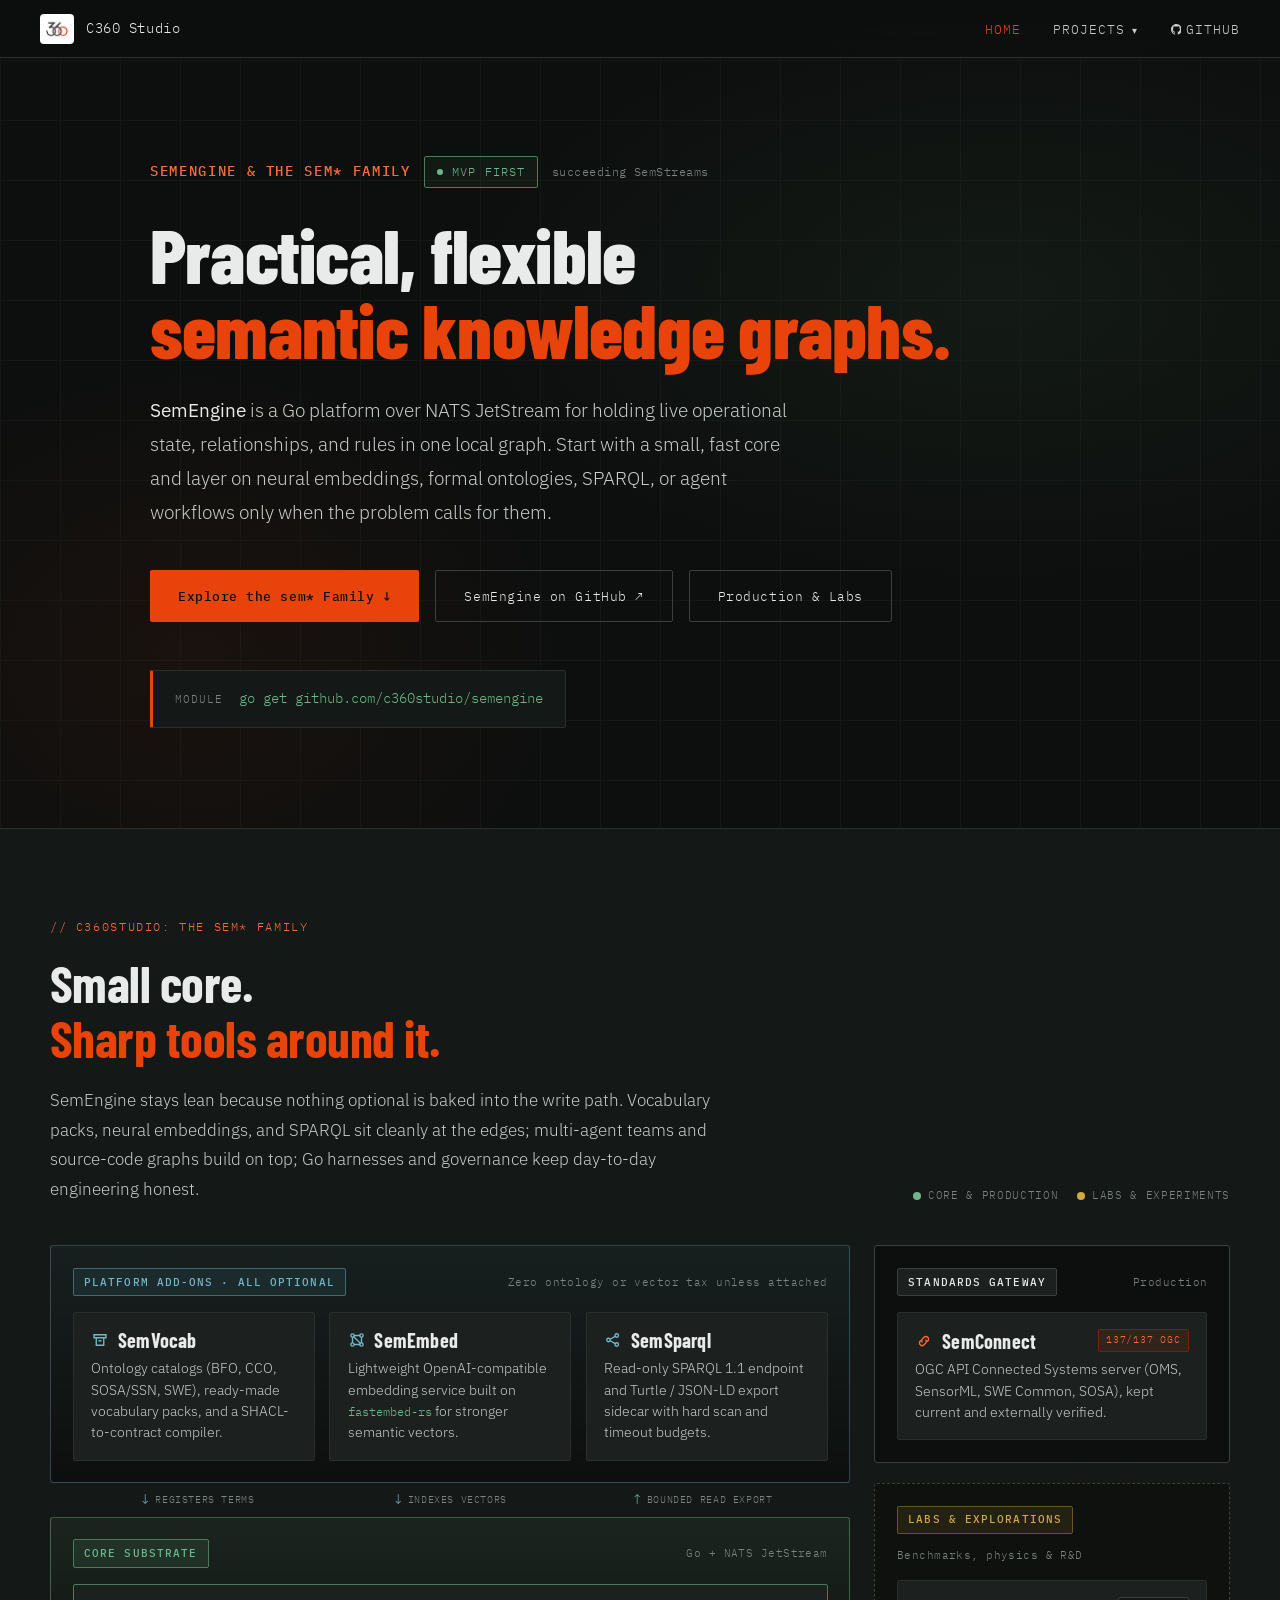
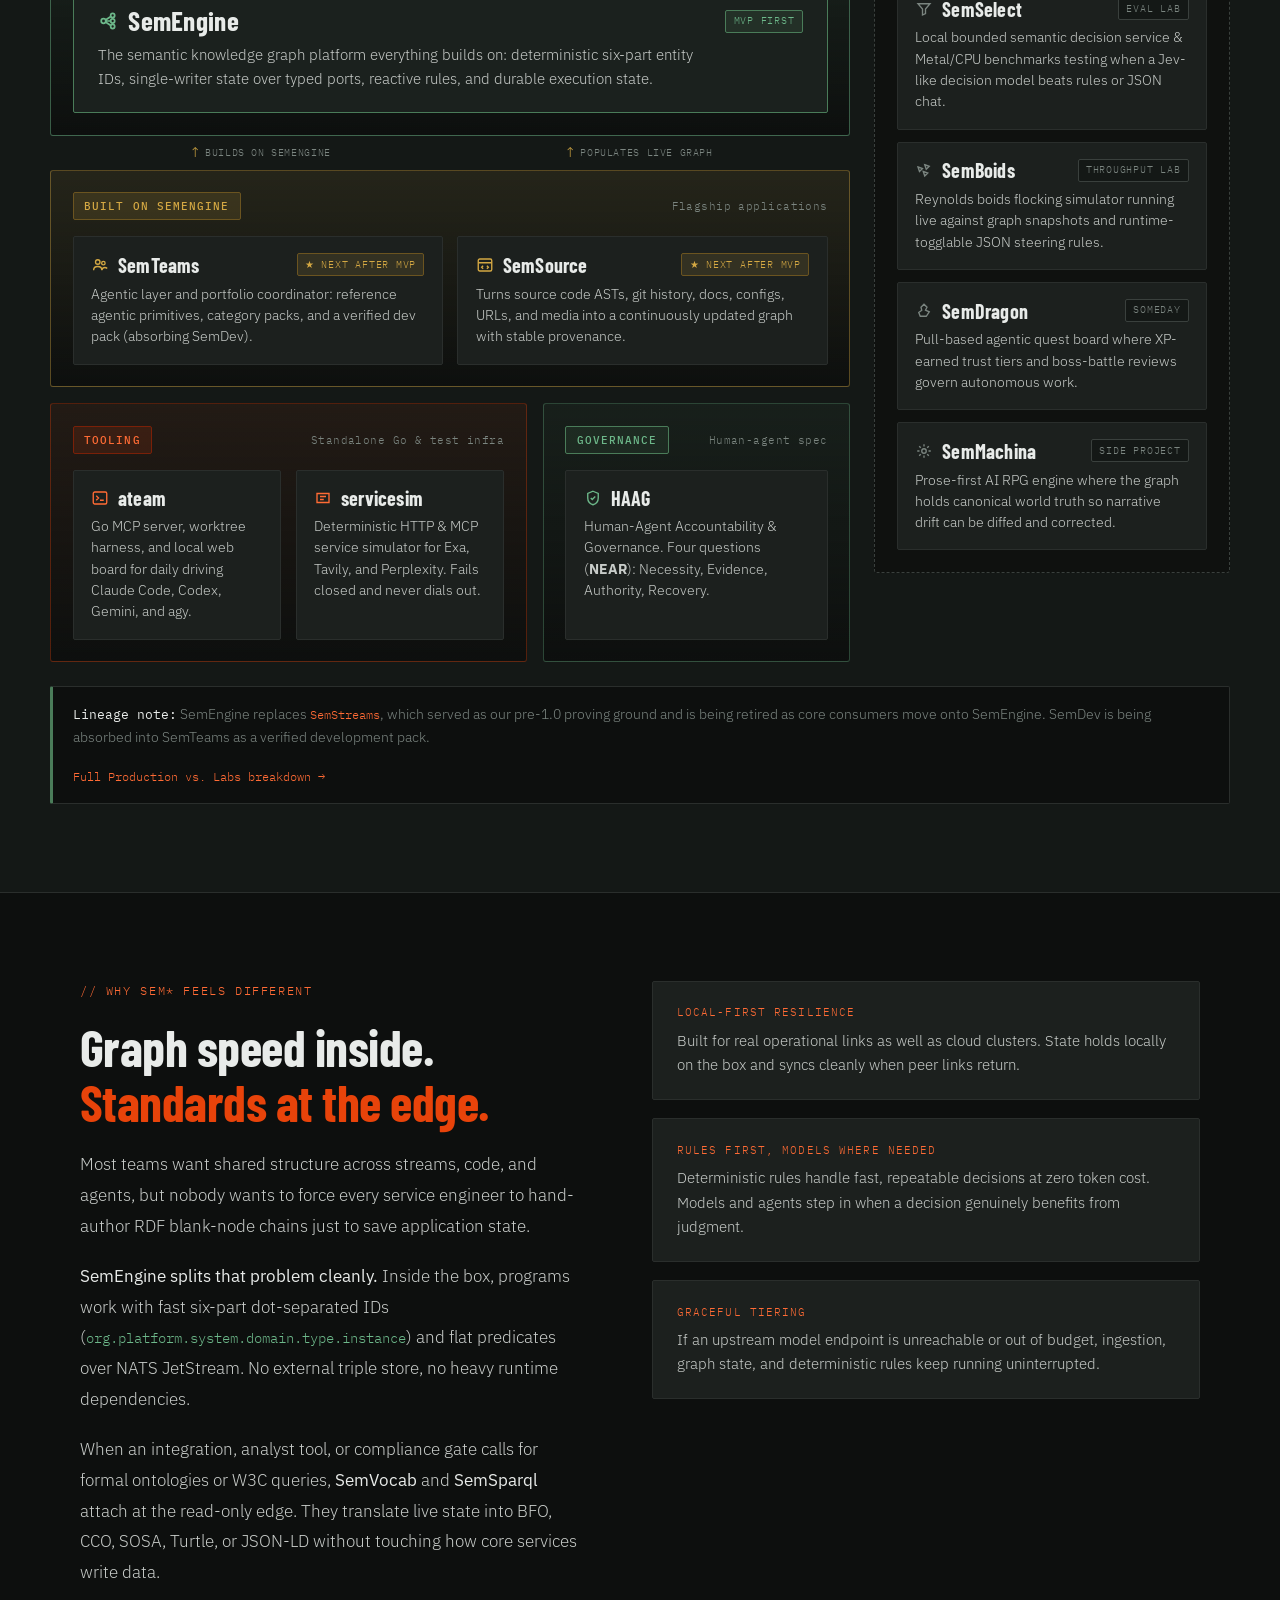
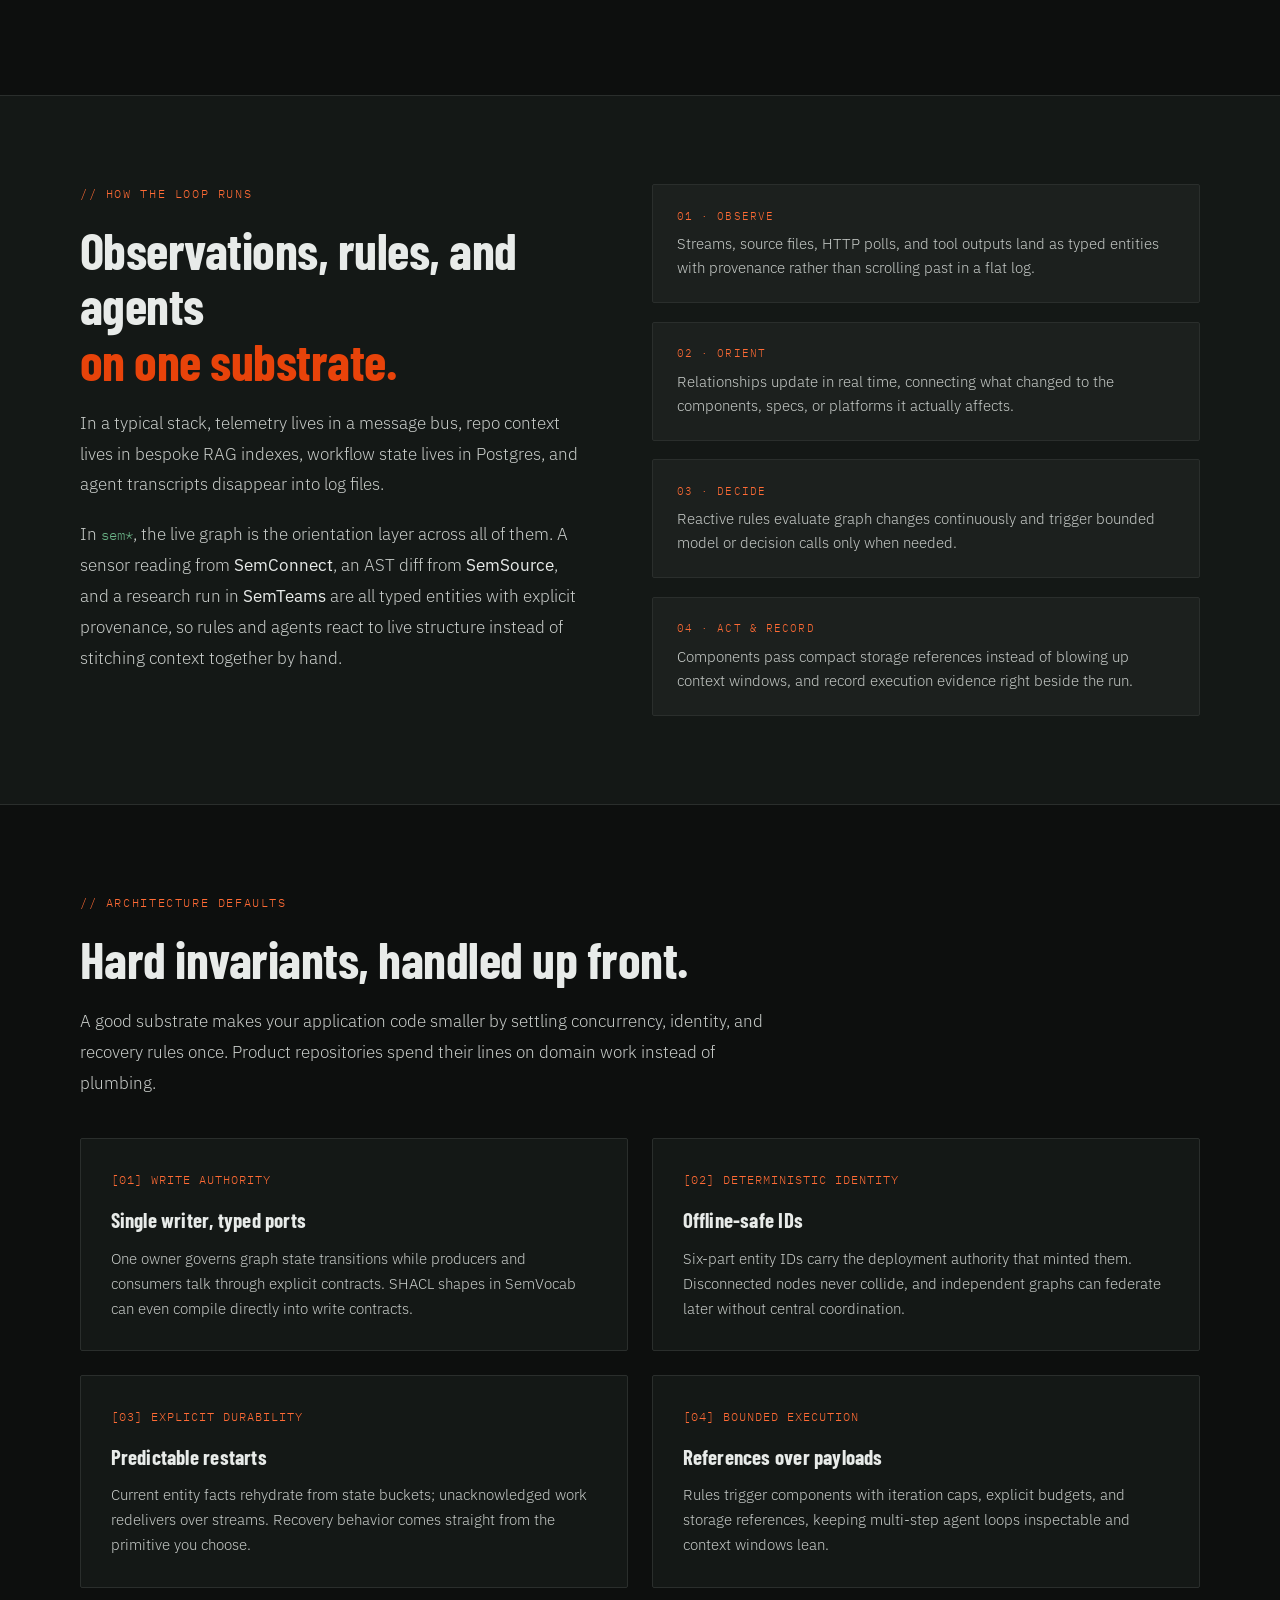
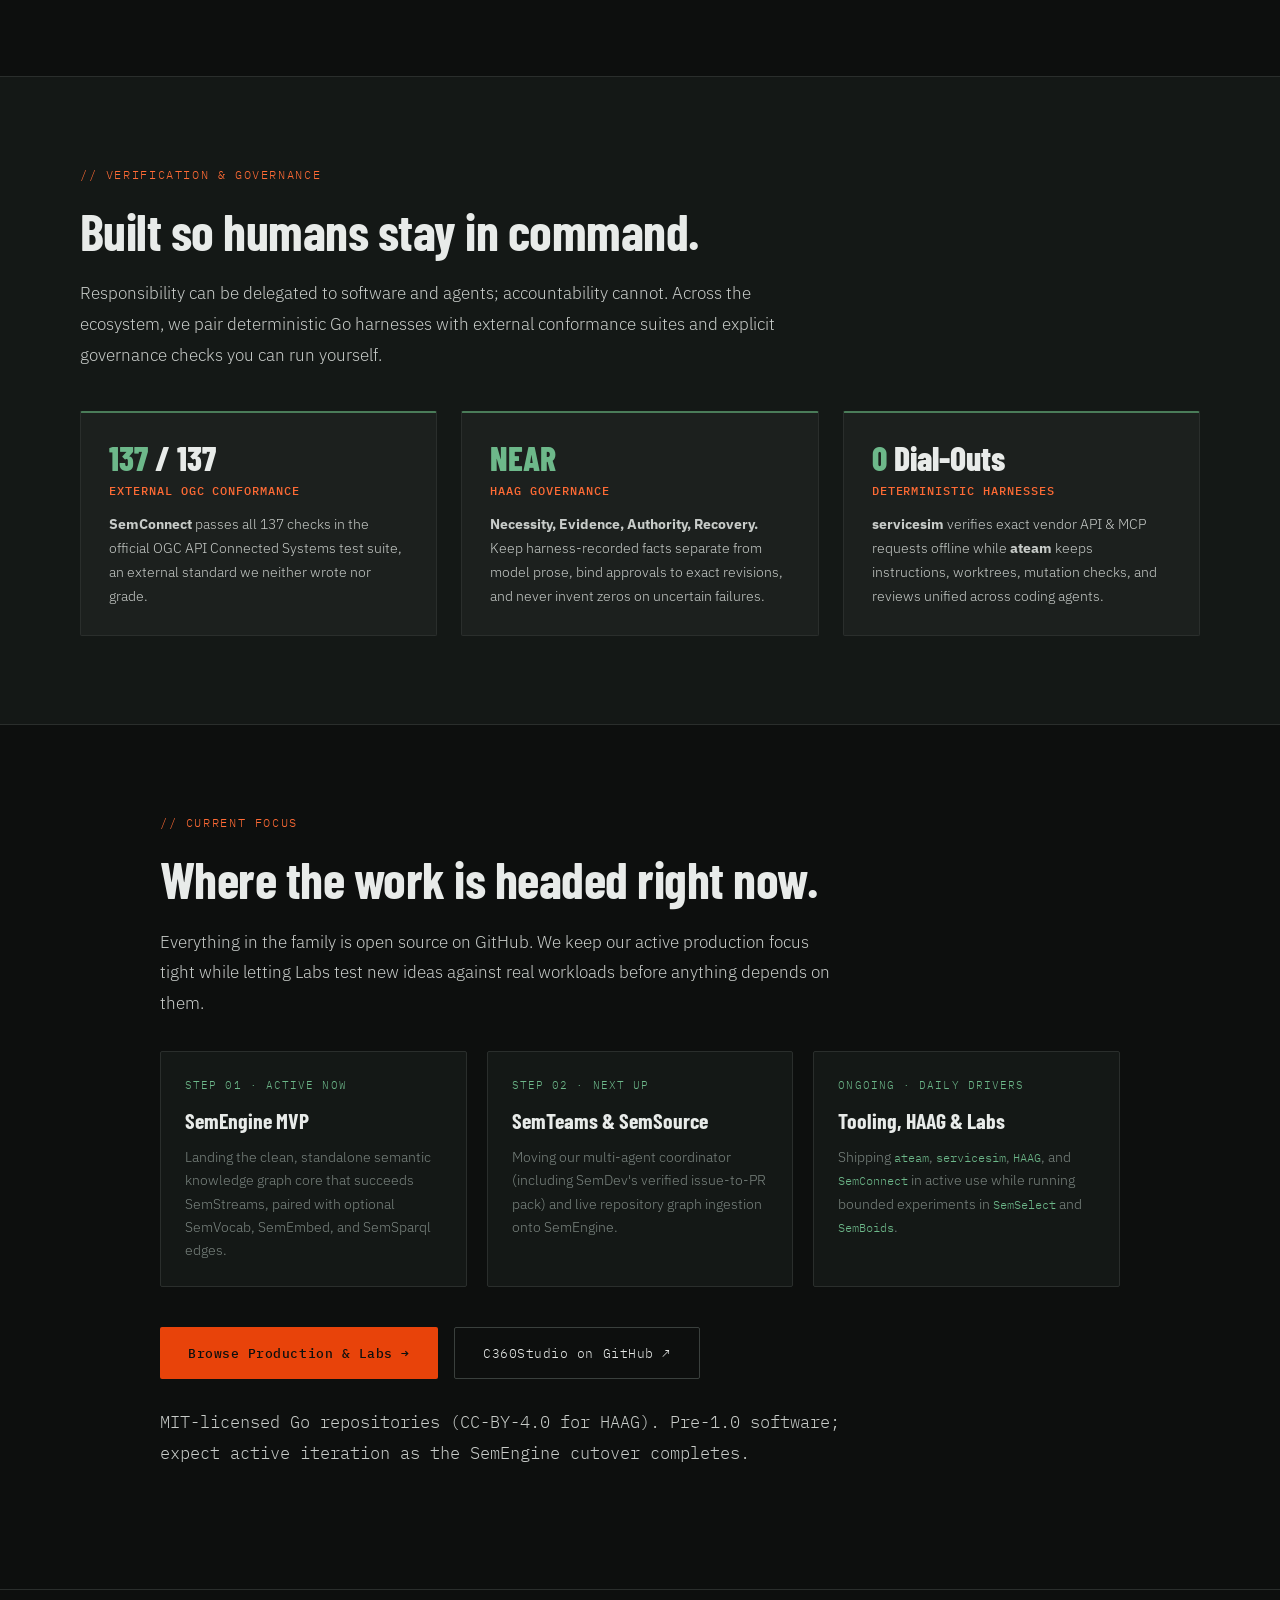
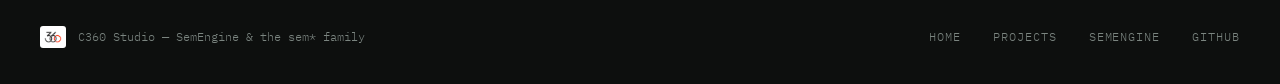
<file: index.html>
<!DOCTYPE html>
<html lang="en">
<head>
  <meta charset="UTF-8" />
  <meta name="viewport" content="width=device-width, initial-scale=1.0" />
  <title>SemEngine &amp; the sem* Family — C360 Studio</title>
  <meta name="description" content="SemEngine is a Go semantic knowledge graph platform that keeps telemetry, code, rules, and agent runs in one live local graph, backed by optional semantic add-ons, Go tooling, and human-agent governance." />
  <link rel="preconnect" href="https://fonts.googleapis.com" />
  <link href="https://fonts.googleapis.com/css2?family=Barlow+Condensed:wght@600;700;800&family=IBM+Plex+Mono:wght@400;500&family=IBM+Plex+Sans:wght@300;400&display=swap" rel="stylesheet" />
  <link rel="icon" type="image/png" href="360 logo round 50.png" />
  <link rel="stylesheet" href="styles.css?v=6" />
</head>
<body>
<nav>
  <a href="index.html" class="nav-logo">
    <img src="360 logo round 50.png" alt="C360 Studio" />
    <span>C360 Studio</span>
  </a>
  <ul class="nav-links">
    <li><a href="index.html" class="active">Home</a></li>
    <li class="nav-dropdown">
      <a href="projects.html">Projects</a>
      <ul class="dropdown-menu">
        <li class="dropdown-divider">Core &amp; Products</li>
        <li><a href="https://github.com/C360Studio/semengine" target="_blank" rel="noopener">SemEngine</a></li>
        <li><a href="https://github.com/C360Studio/semteams" target="_blank" rel="noopener">SemTeams</a></li>
        <li><a href="https://github.com/C360Studio/semsource" target="_blank" rel="noopener">SemSource</a></li>
        <li><a href="https://github.com/C360Studio/semconnect" target="_blank" rel="noopener">SemConnect</a></li>
        <li class="dropdown-divider">Tooling &amp; Governance</li>
        <li><a href="https://github.com/C360Studio/ateam" target="_blank" rel="noopener">ateam</a></li>
        <li><a href="https://github.com/C360Studio/servicesim" target="_blank" rel="noopener">servicesim</a></li>
        <li><a href="https://github.com/C360Studio/haag" target="_blank" rel="noopener">HAAG</a></li>
        <li class="dropdown-divider">Catalog</li>
        <li><a href="projects.html">All Production &amp; Labs &#8594;</a></li>
      </ul>
    </li>
    <li><a href="https://github.com/C360Studio" target="_blank" rel="noopener"><svg class="gh-icon" viewBox="0 0 16 16"><path d="M8 0C3.58 0 0 3.58 0 8c0 3.54 2.29 6.53 5.47 7.59.4.07.55-.17.55-.38 0-.19-.01-.82-.01-1.49-2.01.37-2.53-.49-2.69-.94-.09-.23-.48-.94-.82-1.13-.28-.15-.68-.52-.01-.53.63-.01 1.08.58 1.23.82.72 1.21 1.87.87 2.33.66.07-.52.28-.87.51-1.07-1.78-.2-3.64-.89-3.64-3.95 0-.87.31-1.59.82-2.15-.08-.2-.36-1.02.08-2.12 0 0 .67-.21 2.2.82.64-.18 1.32-.27 2-.27s1.36.09 2 .27c1.53-1.04 2.2-.82 2.2-.82.44 1.1.16 1.92.08 2.12.51.56.82 1.27.82 2.15 0 3.07-1.87 3.75-3.65 3.95.29.25.54.73.54 1.48 0 1.07-.01 1.93-.01 2.2 0 .21.15.46.55.38A8.01 8.01 0 0016 8c0-4.42-3.58-8-8-8z"/></svg>GitHub</a></li>
  </ul>
</nav>

<section class="hero">
  <div class="hero-grid"></div>
  <div class="hero-content">
    <div class="hero-eyebrow">
      <span class="hero-product">SemEngine &amp; the sem* family</span>
      <span class="hero-tag">MVP First</span>
      <span class="hero-lineage">succeeding SemStreams</span>
    </div>
    <h1>Practical, flexible<br/><em>semantic knowledge graphs.</em></h1>
    <p class="hero-sub"><strong>SemEngine</strong> is a Go platform over NATS JetStream for holding live operational state, relationships, and rules in one local graph. Start with a small, fast core and layer on neural embeddings, formal ontologies, SPARQL, or agent workflows only when the problem calls for them.</p>
    <div class="hero-actions">
      <a href="#family" class="btn-primary">Explore the sem* Family &#8595;</a>
      <a href="https://github.com/C360Studio/semengine" target="_blank" rel="noopener" class="btn-ghost">SemEngine on GitHub &#8599;</a>
      <a href="projects.html" class="btn-ghost">Production &amp; Labs</a>
    </div>
    <div class="install-strip">
      <span class="install-label">Module</span>
      <code>go get github.com/c360studio/semengine</code>
    </div>
  </div>
</section>

<section id="family" class="map-section">
  <div class="map-inner">
    <div class="map-header">
      <div class="map-header-copy">
        <div class="section-label">// c360studio: the sem* family</div>
        <h2>Small core.<br/><em>Sharp tools around it.</em></h2>
        <p>SemEngine stays lean because nothing optional is baked into the write path. Vocabulary packs, neural embeddings, and SPARQL sit cleanly at the edges; multi-agent teams and source-code graphs build on top; Go harnesses and governance keep day-to-day engineering honest.</p>
      </div>
      <div class="map-legend">
        <span><i class="dot" style="width:8px;height:8px;border-radius:50%;background:var(--green-lt);display:inline-block;"></i>Core &amp; Production</span>
        <span><i class="dot" style="width:8px;height:8px;border-radius:50%;background:var(--amber);display:inline-block;"></i>Labs &amp; Experiments</span>
      </div>
    </div>

    <div class="portfolio-board">
      <!-- Left / Main Architecture Stack -->
      <div class="board-main">

        <!-- Tier 1: Optional Platform Add-ons -->
        <div class="arch-tier tier-addons">
          <div class="arch-tier-header">
            <span class="tier-pill">Platform add-ons &middot; all optional</span>
            <span class="tier-hint">Zero ontology or vector tax unless attached</span>
          </div>
          <div class="card-grid-3">
            <a href="https://github.com/C360Studio/semvocab" target="_blank" rel="noopener" class="map-card">
              <div>
                <div class="map-card-top">
                  <span class="map-card-title">
                    <svg class="map-icon" viewBox="0 0 24 24" fill="none" stroke="currentColor" stroke-width="1.8"><path d="M4 5h16v4H4zM7 9v10h10V9M10 13h4"/></svg>
                    SemVocab
                  </span>
                </div>
                <p>Ontology catalogs (BFO, CCO, SOSA/SSN, SWE), ready-made vocabulary packs, and a SHACL-to-contract compiler.</p>
              </div>
            </a>

            <a href="https://github.com/C360Studio/semembed" target="_blank" rel="noopener" class="map-card">
              <div>
                <div class="map-card-top">
                  <span class="map-card-title">
                    <svg class="map-icon" viewBox="0 0 24 24" fill="none" stroke="currentColor" stroke-width="1.8"><circle cx="6" cy="6" r="2.2"/><circle cx="18" cy="6" r="2.2"/><circle cx="6" cy="18" r="2.2"/><circle cx="18" cy="18" r="2.2"/><path d="M8 6h8M6 8v8M18 8v8M8 18h8M7.6 7.6l8.8 8.8"/></svg>
                    SemEmbed
                  </span>
                </div>
                <p>Lightweight OpenAI-compatible embedding service built on <code>fastembed-rs</code> for stronger semantic vectors.</p>
              </div>
            </a>

            <a href="https://github.com/C360Studio/semsparql" target="_blank" rel="noopener" class="map-card">
              <div>
                <div class="map-card-top">
                  <span class="map-card-title">
                    <svg class="map-icon" viewBox="0 0 24 24" fill="none" stroke="currentColor" stroke-width="1.8"><circle cx="6" cy="12" r="2.3"/><circle cx="17" cy="6" r="2.3"/><circle cx="17" cy="18" r="2.3"/><path d="M8.1 11l6.8-3.9M8.1 13l6.8 3.9"/></svg>
                    SemSparql
                  </span>
                </div>
                <p>Read-only SPARQL 1.1 endpoint and Turtle / JSON-LD export sidecar with hard scan and timeout budgets.</p>
              </div>
            </a>
          </div>
        </div>

        <!-- Connectors between Add-ons and Core -->
        <div class="flow-connectors" aria-hidden="true">
          <span class="flow-pipe flow-in"><i>&#8595;</i> registers terms</span>
          <span class="flow-pipe flow-in"><i>&#8595;</i> indexes vectors</span>
          <span class="flow-pipe flow-out"><i>&#8593;</i> bounded read export</span>
        </div>

        <!-- Tier 2: Core -->
        <div class="arch-tier tier-core">
          <div class="arch-tier-header">
            <span class="tier-pill">Core substrate</span>
            <span class="tier-hint">Go + NATS JetStream</span>
          </div>
          <a href="https://github.com/C360Studio/semengine" target="_blank" rel="noopener" class="map-card map-card-core">
            <div class="map-card-top">
              <span class="map-card-title">
                <svg class="map-icon" viewBox="0 0 24 24" fill="none" stroke="currentColor" stroke-width="1.9"><circle cx="6" cy="12" r="2.5"/><circle cx="16" cy="6" r="2.2"/><circle cx="16" cy="12" r="2.2"/><circle cx="16" cy="18" r="2.2"/><path d="M8.5 12h5.3M8.2 10.8L14 7M8.2 13.2L14 17"/></svg>
                SemEngine
              </span>
              <span class="map-tag tag-mvp">MVP first</span>
            </div>
            <p>The semantic knowledge graph platform everything builds on: deterministic six-part entity IDs, single-writer state over typed ports, reactive rules, and durable execution state.</p>
          </a>
        </div>

        <!-- Connectors between Built-on and Core -->
        <div class="flow-connectors flow-connectors-2" aria-hidden="true">
          <span class="flow-pipe flow-up"><i>&#8593;</i> builds on SemEngine</span>
          <span class="flow-pipe flow-up"><i>&#8593;</i> populates live graph</span>
        </div>

        <!-- Tier 3: Built on SemEngine -->
        <div class="arch-tier tier-built">
          <div class="arch-tier-header">
            <span class="tier-pill">Built on SemEngine</span>
            <span class="tier-hint">Flagship applications</span>
          </div>
          <div class="card-grid-2">
            <a href="https://github.com/C360Studio/semteams" target="_blank" rel="noopener" class="map-card">
              <div>
                <div class="map-card-top">
                  <span class="map-card-title">
                    <svg class="map-icon" viewBox="0 0 24 24" fill="none" stroke="currentColor" stroke-width="1.8"><circle cx="9" cy="8" r="3"/><circle cx="16.5" cy="9.5" r="2.3"/><path d="M3.5 19c0-3 2.5-5 5.5-5s5.5 2 5.5 5M14.5 19c.3-2.1 1.9-3.7 4-3.7 1.2 0 2.3.5 3 1.4"/></svg>
                    SemTeams
                  </span>
                  <span class="map-tag tag-next">&#9733; next after MVP</span>
                </div>
                <p>Agentic layer and portfolio coordinator: reference agentic primitives, category packs, and a verified dev pack (absorbing SemDev).</p>
              </div>
            </a>

            <a href="https://github.com/C360Studio/semsource" target="_blank" rel="noopener" class="map-card">
              <div>
                <div class="map-card-top">
                  <span class="map-card-title">
                    <svg class="map-icon" viewBox="0 0 24 24" fill="none" stroke="currentColor" stroke-width="1.8"><rect x="3" y="4" width="18" height="16" rx="2"/><path d="M3 9h18M9.5 13l-2 2 2 2M14.5 13l2 2-2 2"/></svg>
                    SemSource
                  </span>
                  <span class="map-tag tag-next">&#9733; next after MVP</span>
                </div>
                <p>Turns source code ASTs, git history, docs, configs, URLs, and media into a continuously updated graph with stable provenance.</p>
              </div>
            </a>
          </div>
        </div>

        <!-- Tier 4: Tooling & Governance split -->
        <div class="ops-row">
          <div class="arch-tier tier-tooling">
            <div class="arch-tier-header">
              <span class="tier-pill">Tooling</span>
              <span class="tier-hint">Standalone Go &amp; test infra</span>
            </div>
            <div class="card-grid-2">
              <a href="https://github.com/C360Studio/ateam" target="_blank" rel="noopener" class="map-card">
                <div>
                  <div class="map-card-top">
                    <span class="map-card-title">
                      <svg class="map-icon" viewBox="0 0 24 24" fill="none" stroke="currentColor" stroke-width="1.8"><rect x="3" y="4" width="18" height="16" rx="2"/><path d="M7 9l3 3-3 3M12 15h5"/></svg>
                      ateam
                    </span>
                  </div>
                  <p>Go MCP server, worktree harness, and local web board for daily driving Claude Code, Codex, Gemini, and agy.</p>
                </div>
              </a>

              <a href="https://github.com/C360Studio/servicesim" target="_blank" rel="noopener" class="map-card">
                <div>
                  <div class="map-card-top">
                    <span class="map-card-title">
                      <svg class="map-icon" viewBox="0 0 24 24" fill="none" stroke="currentColor" stroke-width="1.8"><path d="M4 6h16v12H4z"/><path d="M8 10h8M8 14h5"/></svg>
                      servicesim
                    </span>
                  </div>
                  <p>Deterministic HTTP &amp; MCP service simulator for Exa, Tavily, and Perplexity. Fails closed and never dials out.</p>
                </div>
              </a>
            </div>
          </div>

          <div class="arch-tier tier-gov">
            <div class="arch-tier-header">
              <span class="tier-pill">Governance</span>
              <span class="tier-hint">Human-agent spec</span>
            </div>
            <div class="card-stack">
              <a href="https://github.com/C360Studio/haag" target="_blank" rel="noopener" class="map-card">
                <div>
                  <div class="map-card-top">
                    <span class="map-card-title">
                      <svg class="map-icon" viewBox="0 0 24 24" fill="none" stroke="currentColor" stroke-width="1.8"><path d="M12 3l7 3v6c0 4.5-3 7.8-7 9-4-1.2-7-4.5-7-9V6l7-3z"/><path d="M9 12l2 2 4-4"/></svg>
                      HAAG
                    </span>
                  </div>
                  <p>Human-Agent Accountability &amp; Governance. Four questions (<strong>NEAR</strong>): Necessity, Evidence, Authority, Recovery.</p>
                </div>
              </a>
            </div>
          </div>
        </div>

      </div>

      <!-- Right Column: Production Gateway + Labs -->
      <div class="board-side">

        <div class="arch-tier tier-prod-side">
          <div class="arch-tier-header">
            <span class="tier-pill">Standards gateway</span>
            <span class="tier-hint">Production</span>
          </div>
          <div class="card-stack">
            <a href="https://github.com/C360Studio/semconnect" target="_blank" rel="noopener" class="map-card">
              <div>
                <div class="map-card-top">
                  <span class="map-card-title">
                    <svg class="map-icon" viewBox="0 0 24 24" fill="none" stroke="currentColor" stroke-width="1.8"><path d="M10 14a3.5 3.5 0 0 1 0-5l2-2a3.5 3.5 0 0 1 5 5l-1 1"/><path d="M14 10a3.5 3.5 0 0 1 0 5l-2 2a3.5 3.5 0 0 1-5-5l1-1"/></svg>
                    SemConnect
                  </span>
                  <span class="map-tag tag-prod">137/137 OGC</span>
                </div>
                <p>OGC API Connected Systems server (OMS, SensorML, SWE Common, SOSA), kept current and externally verified.</p>
              </div>
            </a>
          </div>
        </div>

        <div class="arch-tier tier-labs">
          <div class="arch-tier-header">
            <span class="tier-pill">Labs &amp; explorations</span>
            <span class="tier-hint">Benchmarks, physics &amp; R&amp;D</span>
          </div>
          <div class="card-stack">
            <a href="https://github.com/C360Studio/semselect" target="_blank" rel="noopener" class="map-card">
              <div>
                <div class="map-card-top">
                  <span class="map-card-title">
                    <svg class="map-icon" viewBox="0 0 24 24" fill="none" stroke="currentColor" stroke-width="1.8"><path d="M4 5h16l-6 7v6l-4 2v-8L4 5z"/></svg>
                    SemSelect
                  </span>
                  <span class="map-tag tag-lab">eval lab</span>
                </div>
                <p>Local bounded semantic decision service &amp; Metal/CPU benchmarks testing when a Jev-like decision model beats rules or JSON chat.</p>
              </div>
            </a>

            <a href="https://github.com/C360Studio/semboids" target="_blank" rel="noopener" class="map-card">
              <div>
                <div class="map-card-top">
                  <span class="map-card-title">
                    <svg class="map-icon" viewBox="0 0 24 24" fill="none" stroke="currentColor" stroke-width="1.8"><path d="M4 8l6 2-4 4-2-6zM13 5l6 2-4 4-2-6zM11 14l6 2-4 4-2-6z"/></svg>
                    SemBoids
                  </span>
                  <span class="map-tag tag-lab">throughput lab</span>
                </div>
                <p>Reynolds boids flocking simulator running live against graph snapshots and runtime-togglable JSON steering rules.</p>
              </div>
            </a>

            <a href="https://github.com/C360Studio/semdragon" target="_blank" rel="noopener" class="map-card">
              <div>
                <div class="map-card-top">
                  <span class="map-card-title">
                    <svg class="map-icon" viewBox="0 0 24 24" fill="none" stroke="currentColor" stroke-width="1.8"><path d="M12 3l4 4-2 4 5 2-4 6H7l-2-5 4-3-1-4 4-4z"/></svg>
                    SemDragon
                  </span>
                  <span class="map-tag tag-lab">someday</span>
                </div>
                <p>Pull-based agentic quest board where XP-earned trust tiers and boss-battle reviews govern autonomous work.</p>
              </div>
            </a>

            <a href="https://github.com/C360Studio/semmachina" target="_blank" rel="noopener" class="map-card">
              <div>
                <div class="map-card-top">
                  <span class="map-card-title">
                    <svg class="map-icon" viewBox="0 0 24 24" fill="none" stroke="currentColor" stroke-width="1.8"><circle cx="12" cy="12" r="3"/><path d="M12 3v3M12 18v3M3 12h3M18 12h3M5.6 5.6l2.1 2.1M16.3 16.3l2.1 2.1M18.4 5.6l-2.1 2.1M7.7 16.3l-2.1 2.1"/></svg>
                    SemMachina
                  </span>
                  <span class="map-tag tag-lab">side project</span>
                </div>
                <p>Prose-first AI RPG engine where the graph holds canonical world truth so narrative drift can be diffed and corrected.</p>
              </div>
            </a>
          </div>
        </div>

      </div>
    </div>

    <div class="retire-banner">
      <span><strong>Lineage note:</strong> SemEngine replaces <a href="https://github.com/C360Studio/semstreams" target="_blank" rel="noopener">SemStreams</a>, which served as our pre-1.0 proving ground and is being retired as core consumers move onto SemEngine. SemDev is being absorbed into SemTeams as a verified development pack.</span>
      <a href="projects.html">Full Production vs. Labs breakdown &#8594;</a>
    </div>
  </div>
</section>

<section class="split-section">
  <div class="truth-grid">
    <div class="truth-left">
      <div class="section-label">// Why Sem* Feels Different</div>
      <h2>Graph speed inside.<br/><em>Standards at the edge.</em></h2>
      <p>Most teams want shared structure across streams, code, and agents, but nobody wants to force every service engineer to hand-author RDF blank-node chains just to save application state.</p>
      <p><strong>SemEngine splits that problem cleanly.</strong> Inside the box, programs work with fast six-part dot-separated IDs (<code>org.platform.system.domain.type.instance</code>) and flat predicates over NATS JetStream. No external triple store, no heavy runtime dependencies.</p>
      <p>When an integration, analyst tool, or compliance gate calls for formal ontologies or W3C queries, <strong>SemVocab</strong> and <strong>SemSparql</strong> attach at the read-only edge. They translate live state into BFO, CCO, SOSA, Turtle, or JSON-LD without touching how core services write data.</p>
    </div>
    <div class="truth-right">
      <div class="truth-item">
        <div class="truth-item-label">Local-first resilience</div>
        <p>Built for real operational links as well as cloud clusters. State holds locally on the box and syncs cleanly when peer links return.</p>
      </div>
      <div class="truth-item">
        <div class="truth-item-label">Rules first, models where needed</div>
        <p>Deterministic rules handle fast, repeatable decisions at zero token cost. Models and agents step in when a decision genuinely benefits from judgment.</p>
      </div>
      <div class="truth-item">
        <div class="truth-item-label">Graceful tiering</div>
        <p>If an upstream model endpoint is unreachable or out of budget, ingestion, graph state, and deterministic rules keep running uninterrupted.</p>
      </div>
    </div>
  </div>
</section>

<section class="split-section alt-bg">
  <div class="truth-grid">
    <div class="truth-left">
      <div class="section-label">// How The Loop Runs</div>
      <h2>Observations, rules, and agents<br/><em>on one substrate.</em></h2>
      <p>In a typical stack, telemetry lives in a message bus, repo context lives in bespoke RAG indexes, workflow state lives in Postgres, and agent transcripts disappear into log files.</p>
      <p>In <code>sem*</code>, the live graph is the orientation layer across all of them. A sensor reading from <strong>SemConnect</strong>, an AST diff from <strong>SemSource</strong>, and a research run in <strong>SemTeams</strong> are all typed entities with explicit provenance, so rules and agents react to live structure instead of stitching context together by hand.</p>
    </div>
    <div class="truth-right">
      <div class="truth-item">
        <div class="truth-item-label">01 &middot; Observe</div>
        <p>Streams, source files, HTTP polls, and tool outputs land as typed entities with provenance rather than scrolling past in a flat log.</p>
      </div>
      <div class="truth-item">
        <div class="truth-item-label">02 &middot; Orient</div>
        <p>Relationships update in real time, connecting what changed to the components, specs, or platforms it actually affects.</p>
      </div>
      <div class="truth-item">
        <div class="truth-item-label">03 &middot; Decide</div>
        <p>Reactive rules evaluate graph changes continuously and trigger bounded model or decision calls only when needed.</p>
      </div>
      <div class="truth-item">
        <div class="truth-item-label">04 &middot; Act &amp; Record</div>
        <p>Components pass compact storage references instead of blowing up context windows, and record execution evidence right beside the run.</p>
      </div>
    </div>
  </div>
</section>

<section class="principles-section">
  <div class="principles-inner">
    <div class="section-label">// Architecture Defaults</div>
    <h2>Hard invariants, handled up front.</h2>
    <p class="eco-lede">A good substrate makes your application code smaller by settling concurrency, identity, and recovery rules once. Product repositories spend their lines on domain work instead of plumbing.</p>
    <div class="principles-grid">
      <div class="principle">
        <div class="principle-icon">[01] Write Authority</div>
        <h3>Single writer, typed ports</h3>
        <p>One owner governs graph state transitions while producers and consumers talk through explicit contracts. SHACL shapes in SemVocab can even compile directly into write contracts.</p>
      </div>
      <div class="principle">
        <div class="principle-icon">[02] Deterministic Identity</div>
        <h3>Offline-safe IDs</h3>
        <p>Six-part entity IDs carry the deployment authority that minted them. Disconnected nodes never collide, and independent graphs can federate later without central coordination.</p>
      </div>
      <div class="principle">
        <div class="principle-icon">[03] Explicit Durability</div>
        <h3>Predictable restarts</h3>
        <p>Current entity facts rehydrate from state buckets; unacknowledged work redelivers over streams. Recovery behavior comes straight from the primitive you choose.</p>
      </div>
      <div class="principle">
        <div class="principle-icon">[04] Bounded Execution</div>
        <h3>References over payloads</h3>
        <p>Rules trigger components with iteration caps, explicit budgets, and storage references, keeping multi-step agent loops inspectable and context windows lean.</p>
      </div>
    </div>
  </div>
</section>

<section class="principles-section alt-bg">
  <div class="principles-inner">
    <div class="section-label">// Verification &amp; Governance</div>
    <h2>Built so humans stay in command.</h2>
    <p class="eco-lede">Responsibility can be delegated to software and agents; accountability cannot. Across the ecosystem, we pair deterministic Go harnesses with external conformance suites and explicit governance checks you can run yourself.</p>
    <div class="proof-grid">
      <div class="proof-card">
        <div class="proof-stat"><span>137</span> / 137</div>
        <h3>External OGC Conformance</h3>
        <p><strong>SemConnect</strong> passes all 137 checks in the official OGC API Connected Systems test suite, an external standard we neither wrote nor grade.</p>
      </div>
      <div class="proof-card">
        <div class="proof-stat"><span>NEAR</span></div>
        <h3>HAAG Governance</h3>
        <p><strong>Necessity, Evidence, Authority, Recovery.</strong> Keep harness-recorded facts separate from model prose, bind approvals to exact revisions, and never invent zeros on uncertain failures.</p>
      </div>
      <div class="proof-card">
        <div class="proof-stat"><span>0</span> Dial-Outs</div>
        <h3>Deterministic Harnesses</h3>
        <p><strong>servicesim</strong> verifies exact vendor API &amp; MCP requests offline while <strong>ateam</strong> keeps instructions, worktrees, mutation checks, and reviews unified across coding agents.</p>
      </div>
    </div>
  </div>
</section>

<section>
  <div class="cta-section">
    <div class="section-label">// Current Focus</div>
    <h2>Where the work is headed right now.</h2>
    <p>Everything in the family is open source on GitHub. We keep our active production focus tight while letting Labs test new ideas against real workloads before anything depends on them.</p>

    <div class="roadmap-steps">
      <div class="roadmap-step">
        <div class="step-num">Step 01 &middot; Active Now</div>
        <h3>SemEngine MVP</h3>
        <p>Landing the clean, standalone semantic knowledge graph core that succeeds SemStreams, paired with optional SemVocab, SemEmbed, and SemSparql edges.</p>
      </div>
      <div class="roadmap-step">
        <div class="step-num">Step 02 &middot; Next Up</div>
        <h3>SemTeams &amp; SemSource</h3>
        <p>Moving our multi-agent coordinator (including SemDev's verified issue-to-PR pack) and live repository graph ingestion onto SemEngine.</p>
      </div>
      <div class="roadmap-step">
        <div class="step-num">Ongoing &middot; Daily Drivers</div>
        <h3>Tooling, HAAG &amp; Labs</h3>
        <p>Shipping <code>ateam</code>, <code>servicesim</code>, <code>HAAG</code>, and <code>SemConnect</code> in active use while running bounded experiments in <code>SemSelect</code> and <code>SemBoids</code>.</p>
      </div>
    </div>

    <div class="cta-actions">
      <a href="projects.html" class="btn-primary">Browse Production &amp; Labs &#8594;</a>
      <a href="https://github.com/C360Studio" target="_blank" rel="noopener" class="btn-ghost">C360Studio on GitHub &#8599;</a>
    </div>
    <p class="alpha-note">MIT-licensed Go repositories (CC-BY-4.0 for HAAG). Pre-1.0 software; expect active iteration as the SemEngine cutover completes.</p>
  </div>
</section>

<footer>
  <div class="footer-left">
    <img src="360 logo round 50.png" alt="C360" />
    <span>C360 Studio &mdash; SemEngine &amp; the sem* family</span>
  </div>
  <nav class="footer-links">
    <a href="index.html">Home</a>
    <a href="projects.html">Projects</a>
    <a href="https://github.com/C360Studio/semengine" target="_blank" rel="noopener">SemEngine</a>
    <a href="https://github.com/C360Studio" target="_blank" rel="noopener">GitHub</a>
  </nav>
</footer>
</body>
</html>
</file>
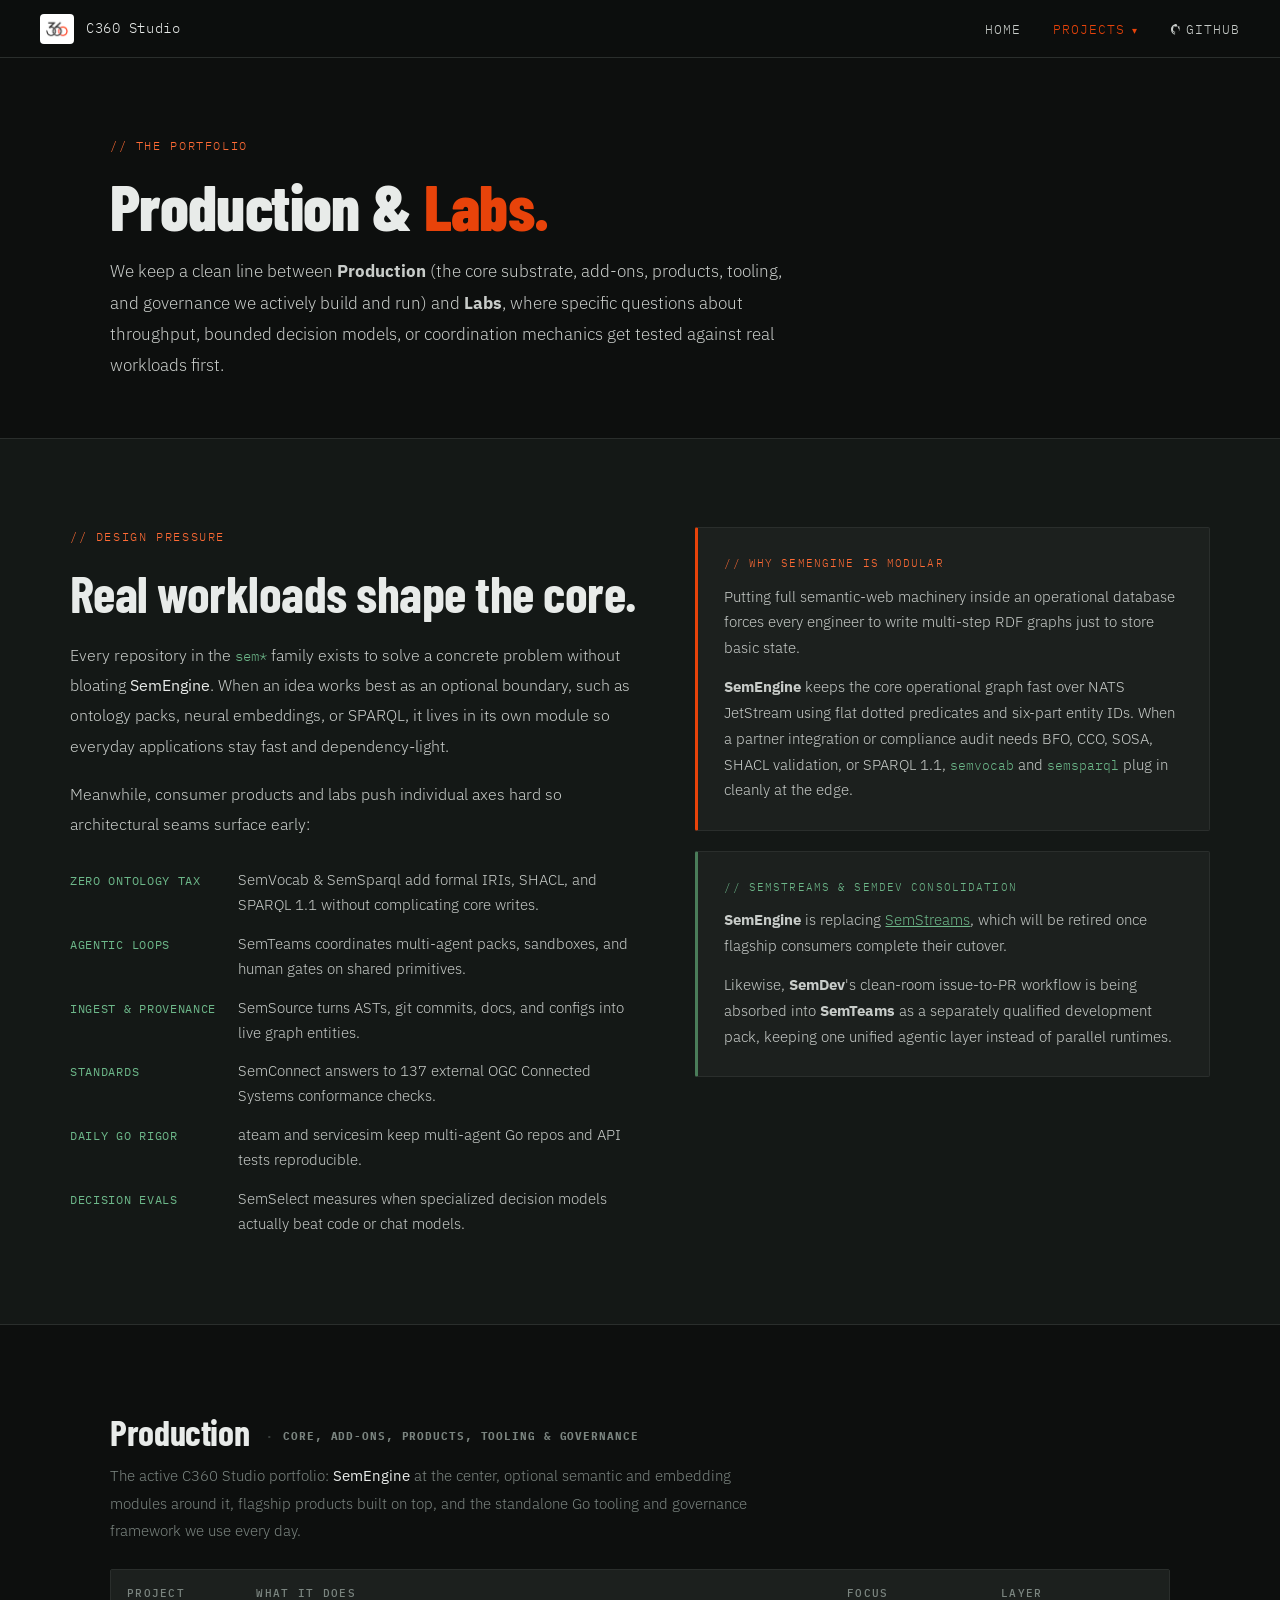
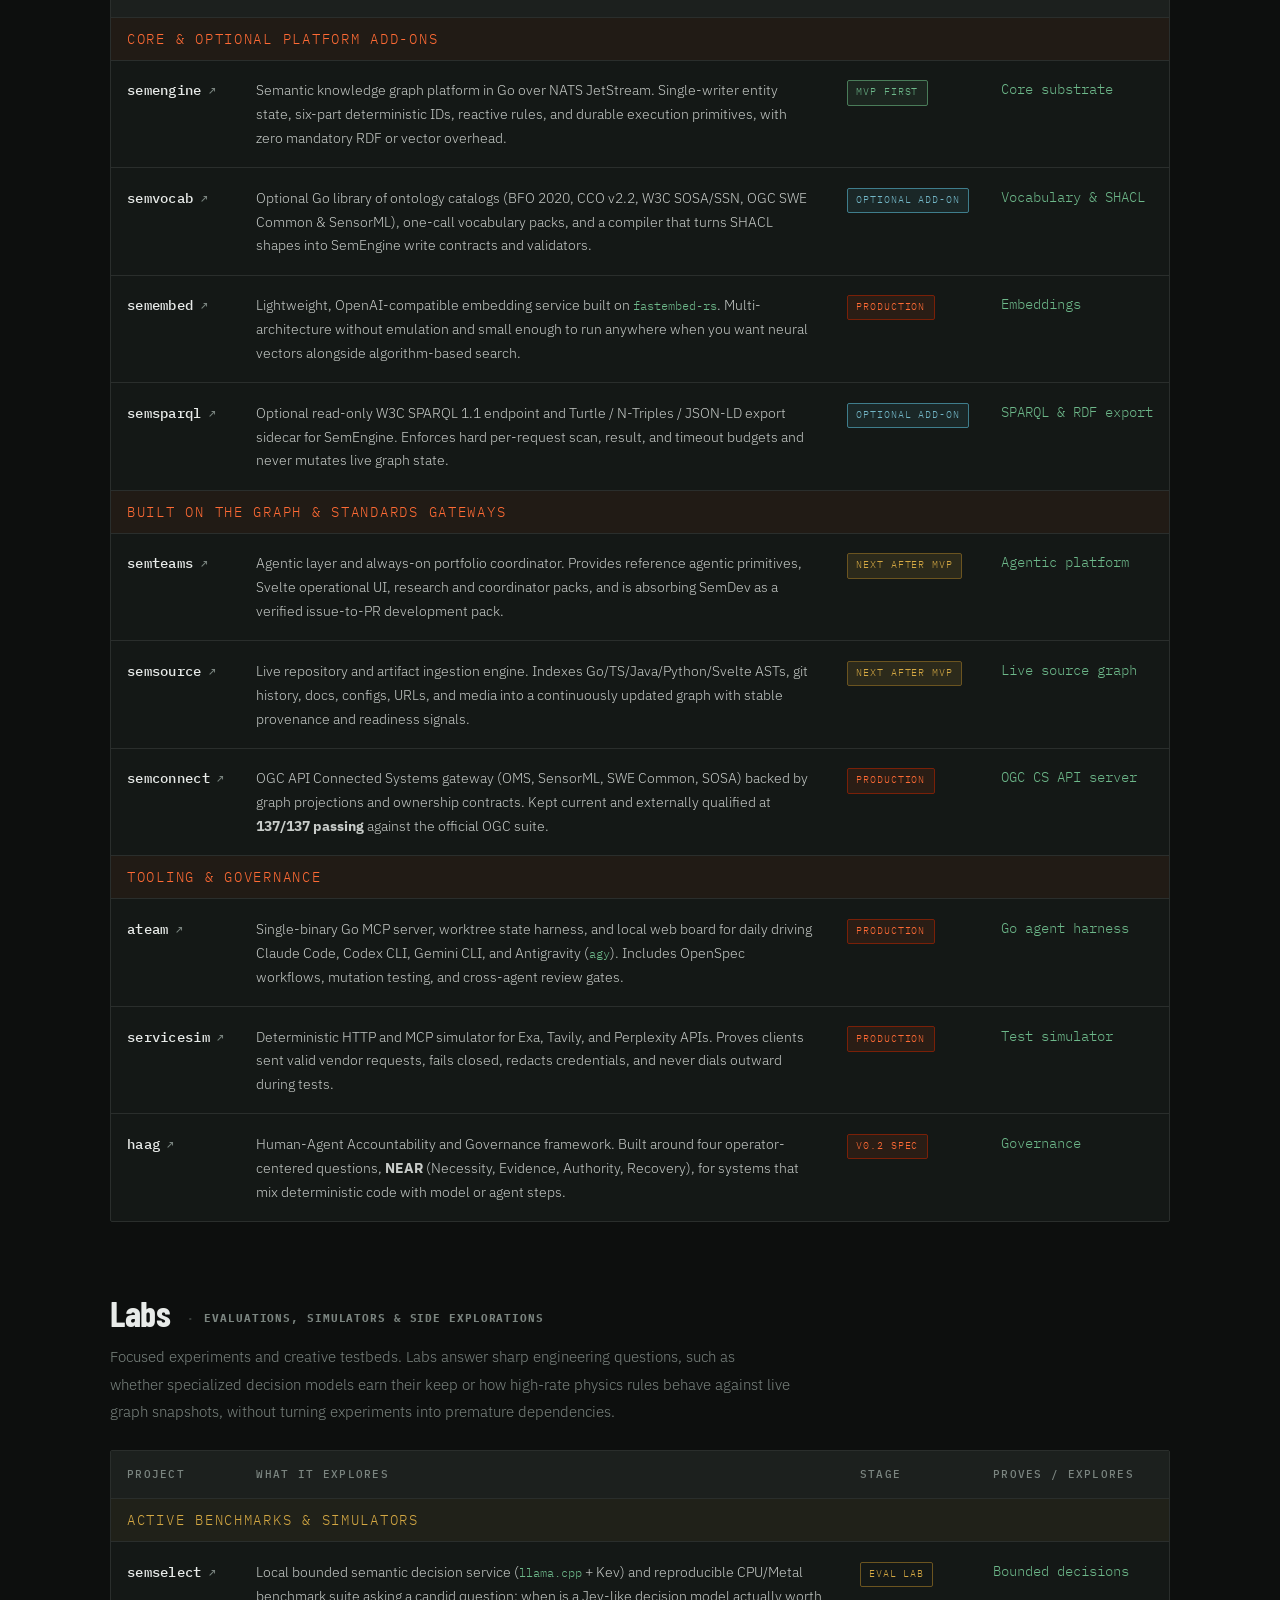
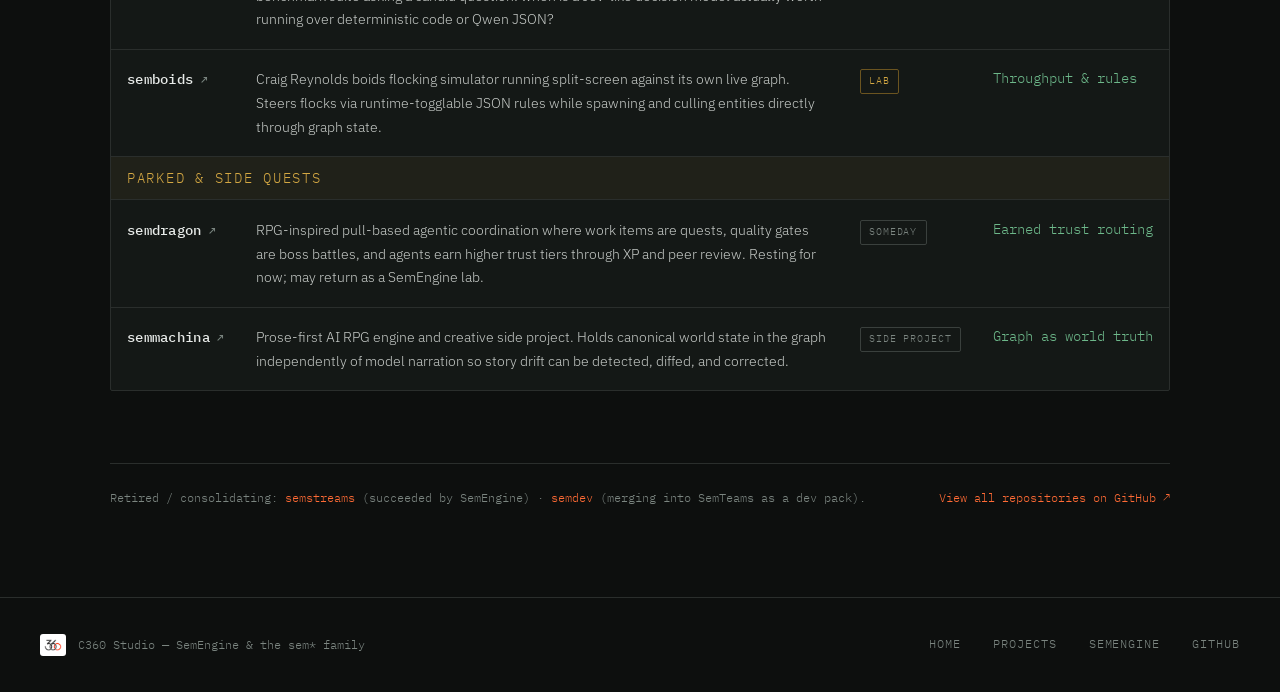
<file: projects.html>
<!DOCTYPE html>
<html lang="en">
<head>
  <meta charset="UTF-8" />
  <meta name="viewport" content="width=device-width, initial-scale=1.0" />
  <title>Projects — C360 Studio</title>
  <meta name="description" content="Production repositories and Labs in the C360 Studio sem* ecosystem: SemEngine, optional semantic add-ons, multi-agent products, Go tooling, HAAG governance, and experimental labs." />
  <link rel="preconnect" href="https://fonts.googleapis.com" />
  <link href="https://fonts.googleapis.com/css2?family=Barlow+Condensed:wght@600;700;800&family=IBM+Plex+Mono:wght@400;500&family=IBM+Plex+Sans:wght@300;400&display=swap" rel="stylesheet" />
  <link rel="icon" type="image/png" href="360 logo round 50.png" />
  <link rel="stylesheet" href="styles.css?v=6" />
</head>
<body>
<nav>
  <a href="index.html" class="nav-logo">
    <img src="360 logo round 50.png" alt="C360 Studio" />
    <span>C360 Studio</span>
  </a>
  <ul class="nav-links">
    <li><a href="index.html">Home</a></li>
    <li class="nav-dropdown">
      <a href="projects.html" class="active">Projects</a>
      <ul class="dropdown-menu">
        <li class="dropdown-divider">Core &amp; Products</li>
        <li><a href="https://github.com/C360Studio/semengine" target="_blank" rel="noopener">SemEngine</a></li>
        <li><a href="https://github.com/C360Studio/semteams" target="_blank" rel="noopener">SemTeams</a></li>
        <li><a href="https://github.com/C360Studio/semsource" target="_blank" rel="noopener">SemSource</a></li>
        <li><a href="https://github.com/C360Studio/semconnect" target="_blank" rel="noopener">SemConnect</a></li>
        <li class="dropdown-divider">Tooling &amp; Governance</li>
        <li><a href="https://github.com/C360Studio/ateam" target="_blank" rel="noopener">ateam</a></li>
        <li><a href="https://github.com/C360Studio/servicesim" target="_blank" rel="noopener">servicesim</a></li>
        <li><a href="https://github.com/C360Studio/haag" target="_blank" rel="noopener">HAAG</a></li>
        <li class="dropdown-divider">Catalog</li>
        <li><a href="projects.html">All Production &amp; Labs &#8594;</a></li>
      </ul>
    </li>
    <li><a href="https://github.com/C360Studio" target="_blank" rel="noopener"><svg class="gh-icon" viewBox="0 0 16 16"><path d="M8 0C3.58 0 0 3.58 0 8c0 3.54 2.29 6.53 5.47 7.59.4.07.55-.17.55-.38 0-.19-.01-.82-.01-1.49-2.01.37-2.53-.49-2.69-.94-.09-.23-.48-.94-.82-1.13-.28-.15-.68-.52-.01-.53.63-.01 1.08.58 1.23.82.72 1.21 1.87.87 2.33.66.07-.52.28-.87.51-1.07-1.78-.2-3.64-.89-3.64-3.95 0-.87.31-1.59.82-2.15-.08-.2-.36-1.02.08-2.12 0 0 .67-.21 2.2.82.64-.18 1.32-.27 2-.27s1.36.09 2 .27c1.53-1.04 2.2-.82 2.2-.82.44 1.1.16 1.92.08 2.12.51.56.82 2.15 0 3.07-1.87 3.75-3.65 3.95.29.25.54.73.54 1.48 0 1.07-.01 1.93-.01 2.2 0 .21.15.46.55.38A8.01 8.01 0 0016 8c0-4.42-3.58-8-8-8z"/></svg>GitHub</a></li>
  </ul>
</nav>

<header class="projects-header">
  <div class="section-label">// The Portfolio</div>
  <h1>Production &amp; <em>Labs.</em></h1>
  <p>We keep a clean line between <strong>Production</strong> (the core substrate, add-ons, products, tooling, and governance we actively build and run) and <strong>Labs</strong>, where specific questions about throughput, bounded decision models, or coordination mechanics get tested against real workloads first.</p>
</header>

<section class="why-section">
  <div class="why-inner">
    <div class="why-grid">
      <div class="why-left">
        <div class="section-label">// Design Pressure</div>
        <h2>Real workloads shape the core.</h2>
        <p>Every repository in the <code>sem*</code> family exists to solve a concrete problem without bloating <strong>SemEngine</strong>. When an idea works best as an optional boundary, such as ontology packs, neural embeddings, or SPARQL, it lives in its own module so everyday applications stay fast and dependency-light.</p>
        <p>Meanwhile, consumer products and labs push individual axes hard so architectural seams surface early:</p>
        <ul class="axis-list">
          <li><b>Zero ontology tax</b><span>SemVocab &amp; SemSparql add formal IRIs, SHACL, and SPARQL 1.1 without complicating core writes.</span></li>
          <li><b>Agentic loops</b><span>SemTeams coordinates multi-agent packs, sandboxes, and human gates on shared primitives.</span></li>
          <li><b>Ingest &amp; provenance</b><span>SemSource turns ASTs, git commits, docs, and configs into live graph entities.</span></li>
          <li><b>Standards</b><span>SemConnect answers to 137 external OGC Connected Systems conformance checks.</span></li>
          <li><b>Daily Go rigor</b><span>ateam and servicesim keep multi-agent Go repos and API tests reproducible.</span></li>
          <li><b>Decision evals</b><span>SemSelect measures when specialized decision models actually beat code or chat models.</span></li>
        </ul>
      </div>
      <div class="why-right">
        <div class="proof-callout">
          <div class="proof-label">// Why SemEngine Is Modular</div>
          <p>Putting full semantic-web machinery inside an operational database forces every engineer to write multi-step RDF graphs just to store basic state.</p>
          <p><strong>SemEngine</strong> keeps the core operational graph fast over NATS JetStream using flat dotted predicates and six-part entity IDs. When a partner integration or compliance audit needs BFO, CCO, SOSA, SHACL validation, or SPARQL 1.1, <code>semvocab</code> and <code>semsparql</code> plug in cleanly at the edge.</p>
        </div>
        <div class="proof-callout">
          <div class="proof-label">// SemStreams &amp; SemDev Consolidation</div>
          <p><strong>SemEngine</strong> is replacing <a href="https://github.com/C360Studio/semstreams" target="_blank" rel="noopener" style="color:var(--green-lt);">SemStreams</a>, which will be retired once flagship consumers complete their cutover.</p>
          <p>Likewise, <strong>SemDev</strong>'s clean-room issue-to-PR workflow is being absorbed into <strong>SemTeams</strong> as a separately qualified development pack, keeping one unified agentic layer instead of parallel runtimes.</p>
        </div>
      </div>
    </div>
  </div>
</section>

<section class="projects-section">

  <div class="table-group">
    <h2>Production <span class="group-qualifier">Core, add-ons, products, tooling &amp; governance</span></h2>
    <p class="group-note">The active C360 Studio portfolio: <strong>SemEngine</strong> at the center, optional semantic and embedding modules around it, flagship products built on top, and the standalone Go tooling and governance framework we use every day.</p>
    <div class="table-wrap">
      <table class="projects">
        <thead>
          <tr>
            <th scope="col">Project</th>
            <th scope="col">What it does</th>
            <th scope="col">Focus</th>
            <th scope="col">Layer</th>
          </tr>
        </thead>
        <tbody>
          <tr>
            <td colspan="4" class="sub-band">Core &amp; Optional Platform Add-ons</td>
          </tr>
          <tr>
            <td class="proj-name"><a href="https://github.com/C360Studio/semengine" target="_blank" rel="noopener">semengine</a></td>
            <td class="proj-desc">Semantic knowledge graph platform in Go over NATS JetStream. Single-writer entity state, six-part deterministic IDs, reactive rules, and durable execution primitives, with zero mandatory RDF or vector overhead.</td>
            <td><span class="badge badge-mvp">MVP First</span></td>
            <td class="proj-role">Core substrate</td>
          </tr>
          <tr>
            <td class="proj-name"><a href="https://github.com/C360Studio/semvocab" target="_blank" rel="noopener">semvocab</a></td>
            <td class="proj-desc">Optional Go library of ontology catalogs (BFO 2020, CCO v2.2, W3C SOSA/SSN, OGC SWE Common &amp; SensorML), one-call vocabulary packs, and a compiler that turns SHACL shapes into SemEngine write contracts and validators.</td>
            <td><span class="badge badge-addon">Optional Add-on</span></td>
            <td class="proj-role">Vocabulary &amp; SHACL</td>
          </tr>
          <tr>
            <td class="proj-name"><a href="https://github.com/C360Studio/semembed" target="_blank" rel="noopener">semembed</a></td>
            <td class="proj-desc">Lightweight, OpenAI-compatible embedding service built on <code>fastembed-rs</code>. Multi-architecture without emulation and small enough to run anywhere when you want neural vectors alongside algorithm-based search.</td>
            <td><span class="badge badge-prod">Production</span></td>
            <td class="proj-role">Embeddings</td>
          </tr>
          <tr>
            <td class="proj-name"><a href="https://github.com/C360Studio/semsparql" target="_blank" rel="noopener">semsparql</a></td>
            <td class="proj-desc">Optional read-only W3C SPARQL 1.1 endpoint and Turtle / N-Triples / JSON-LD export sidecar for SemEngine. Enforces hard per-request scan, result, and timeout budgets and never mutates live graph state.</td>
            <td><span class="badge badge-addon">Optional Add-on</span></td>
            <td class="proj-role">SPARQL &amp; RDF export</td>
          </tr>

          <tr>
            <td colspan="4" class="sub-band">Built on the Graph &amp; Standards Gateways</td>
          </tr>
          <tr>
            <td class="proj-name"><a href="https://github.com/C360Studio/semteams" target="_blank" rel="noopener">semteams</a></td>
            <td class="proj-desc">Agentic layer and always-on portfolio coordinator. Provides reference agentic primitives, Svelte operational UI, research and coordinator packs, and is absorbing SemDev as a verified issue-to-PR development pack.</td>
            <td><span class="badge badge-next">Next After MVP</span></td>
            <td class="proj-role">Agentic platform</td>
          </tr>
          <tr>
            <td class="proj-name"><a href="https://github.com/C360Studio/semsource" target="_blank" rel="noopener">semsource</a></td>
            <td class="proj-desc">Live repository and artifact ingestion engine. Indexes Go/TS/Java/Python/Svelte ASTs, git history, docs, configs, URLs, and media into a continuously updated graph with stable provenance and readiness signals.</td>
            <td><span class="badge badge-next">Next After MVP</span></td>
            <td class="proj-role">Live source graph</td>
          </tr>
          <tr>
            <td class="proj-name"><a href="https://github.com/C360Studio/semconnect" target="_blank" rel="noopener">semconnect</a></td>
            <td class="proj-desc">OGC API Connected Systems gateway (OMS, SensorML, SWE Common, SOSA) backed by graph projections and ownership contracts. Kept current and externally qualified at <strong>137/137 passing</strong> against the official OGC suite.</td>
            <td><span class="badge badge-prod">Production</span></td>
            <td class="proj-role">OGC CS API server</td>
          </tr>

          <tr>
            <td colspan="4" class="sub-band">Tooling &amp; Governance</td>
          </tr>
          <tr>
            <td class="proj-name"><a href="https://github.com/C360Studio/ateam" target="_blank" rel="noopener">ateam</a></td>
            <td class="proj-desc">Single-binary Go MCP server, worktree state harness, and local web board for daily driving Claude Code, Codex CLI, Gemini CLI, and Antigravity (<code>agy</code>). Includes OpenSpec workflows, mutation testing, and cross-agent review gates.</td>
            <td><span class="badge badge-prod">Production</span></td>
            <td class="proj-role">Go agent harness</td>
          </tr>
          <tr>
            <td class="proj-name"><a href="https://github.com/C360Studio/servicesim" target="_blank" rel="noopener">servicesim</a></td>
            <td class="proj-desc">Deterministic HTTP and MCP simulator for Exa, Tavily, and Perplexity APIs. Proves clients sent valid vendor requests, fails closed, redacts credentials, and never dials outward during tests.</td>
            <td><span class="badge badge-prod">Production</span></td>
            <td class="proj-role">Test simulator</td>
          </tr>
          <tr>
            <td class="proj-name"><a href="https://github.com/C360Studio/haag" target="_blank" rel="noopener">haag</a></td>
            <td class="proj-desc">Human-Agent Accountability and Governance framework. Built around four operator-centered questions, <strong>NEAR</strong> (Necessity, Evidence, Authority, Recovery), for systems that mix deterministic code with model or agent steps.</td>
            <td><span class="badge badge-prod">v0.2 Spec</span></td>
            <td class="proj-role">Governance</td>
          </tr>
        </tbody>
      </table>
    </div>
  </div>

  <div class="table-group">
    <h2>Labs <span class="group-qualifier">Evaluations, simulators &amp; side explorations</span></h2>
    <p class="group-note">Focused experiments and creative testbeds. Labs answer sharp engineering questions, such as whether specialized decision models earn their keep or how high-rate physics rules behave against live graph snapshots, without turning experiments into premature dependencies.</p>
    <div class="table-wrap">
      <table class="projects">
        <thead>
          <tr>
            <th scope="col">Project</th>
            <th scope="col">What it explores</th>
            <th scope="col">Stage</th>
            <th scope="col">Proves / Explores</th>
          </tr>
        </thead>
        <tbody>
          <tr>
            <td colspan="4" class="sub-band band-labs">Active Benchmarks &amp; Simulators</td>
          </tr>
          <tr>
            <td class="proj-name"><a href="https://github.com/C360Studio/semselect" target="_blank" rel="noopener">semselect</a></td>
            <td class="proj-desc">Local bounded semantic decision service (<code>llama.cpp</code> + Kev) and reproducible CPU/Metal benchmark suite asking a candid question: when is a Jev-like decision model actually worth running over deterministic code or Qwen JSON?</td>
            <td><span class="badge badge-lab">Eval Lab</span></td>
            <td class="proj-role">Bounded decisions</td>
          </tr>
          <tr>
            <td class="proj-name"><a href="https://github.com/C360Studio/semboids" target="_blank" rel="noopener">semboids</a></td>
            <td class="proj-desc">Craig Reynolds boids flocking simulator running split-screen against its own live graph. Steers flocks via runtime-togglable JSON rules while spawning and culling entities directly through graph state.</td>
            <td><span class="badge badge-lab">Lab</span></td>
            <td class="proj-role">Throughput &amp; rules</td>
          </tr>

          <tr>
            <td colspan="4" class="sub-band band-labs">Parked &amp; Side Quests</td>
          </tr>
          <tr>
            <td class="proj-name"><a href="https://github.com/C360Studio/semdragon" target="_blank" rel="noopener">semdragon</a></td>
            <td class="proj-desc">RPG-inspired pull-based agentic coordination where work items are quests, quality gates are boss battles, and agents earn higher trust tiers through XP and peer review. Resting for now; may return as a SemEngine lab.</td>
            <td><span class="badge badge-side">Someday</span></td>
            <td class="proj-role">Earned trust routing</td>
          </tr>
          <tr>
            <td class="proj-name"><a href="https://github.com/C360Studio/semmachina" target="_blank" rel="noopener">semmachina</a></td>
            <td class="proj-desc">Prose-first AI RPG engine and creative side project. Holds canonical world state in the graph independently of model narration so story drift can be detected, diffed, and corrected.</td>
            <td><span class="badge badge-side">Side Project</span></td>
            <td class="proj-role">Graph as world truth</td>
          </tr>
        </tbody>
      </table>
    </div>
  </div>

  <div class="verified-note">
    <span>Retired / consolidating: <a href="https://github.com/C360Studio/semstreams" target="_blank" rel="noopener">semstreams</a> (succeeded by SemEngine) &middot; <a href="https://github.com/C360Studio/semdev" target="_blank" rel="noopener">semdev</a> (merging into SemTeams as a dev pack).</span>
    <a href="https://github.com/orgs/C360Studio/repositories" target="_blank" rel="noopener">View all repositories on GitHub &#8599;</a>
  </div>

</section>

<footer>
  <div class="footer-left">
    <img src="360 logo round 50.png" alt="C360" />
    <span>C360 Studio &mdash; SemEngine &amp; the sem* family</span>
  </div>
  <nav class="footer-links">
    <a href="index.html">Home</a>
    <a href="projects.html">Projects</a>
    <a href="https://github.com/C360Studio/semengine" target="_blank" rel="noopener">SemEngine</a>
    <a href="https://github.com/C360Studio" target="_blank" rel="noopener">GitHub</a>
  </nav>
</footer>
</body>
</html>
</file>
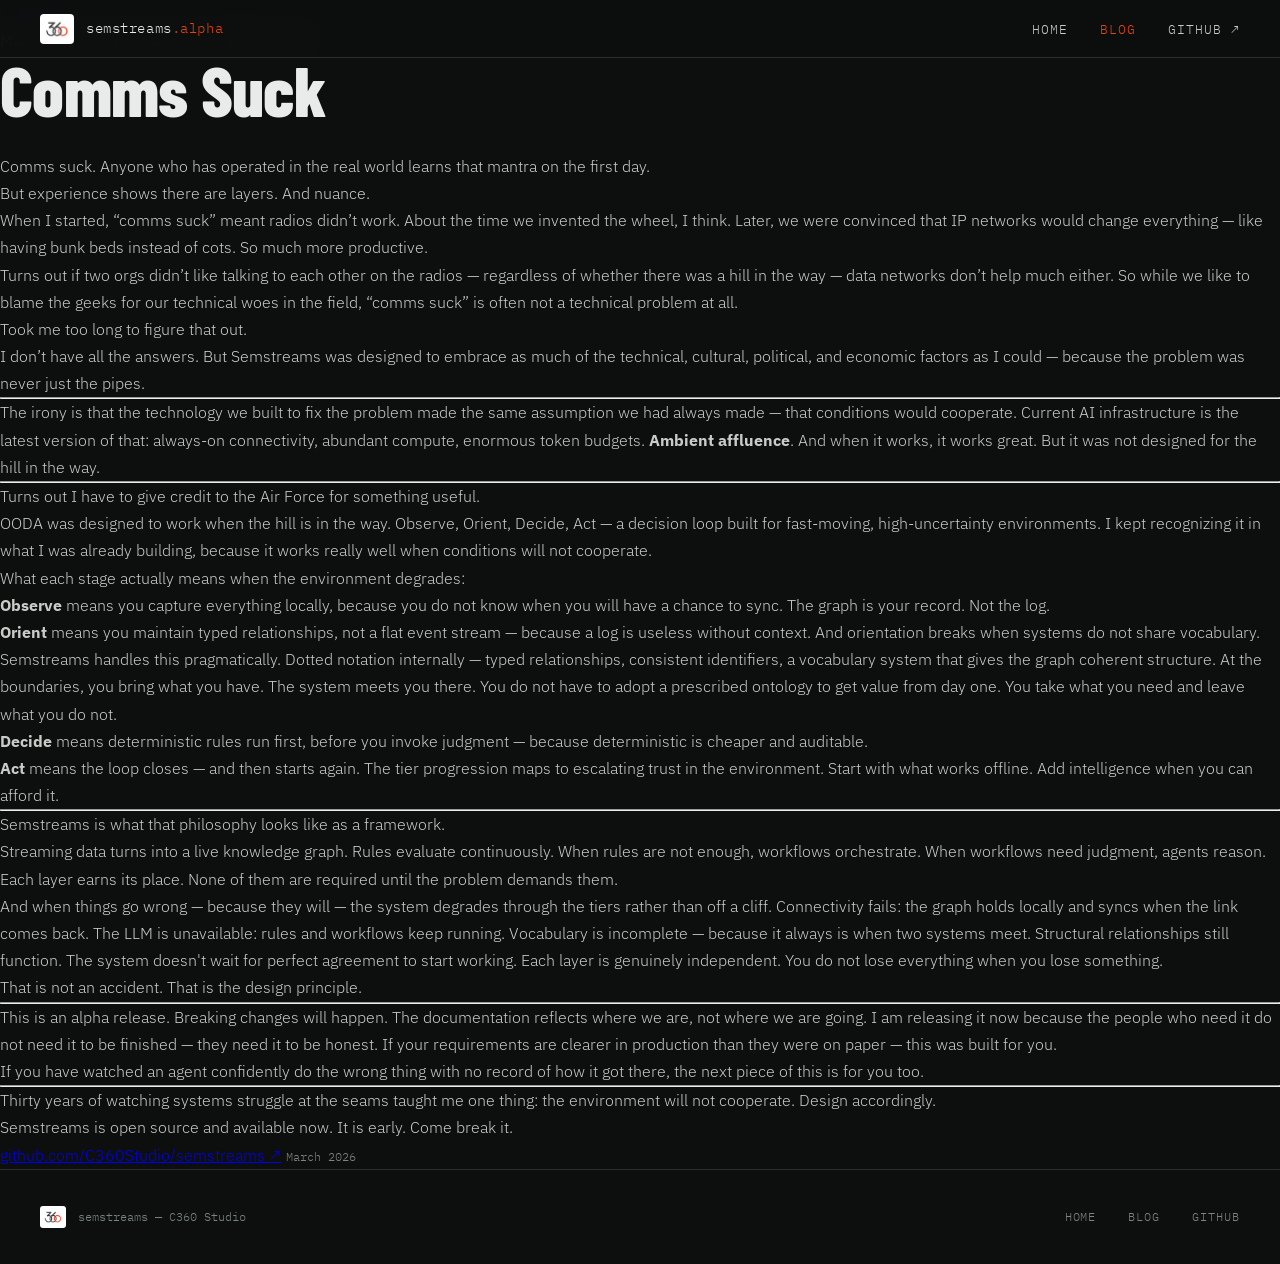
<file: docs/posts/comms-suck.html>
<!DOCTYPE html>
<html lang="en">
<head>
  <meta charset="UTF-8" />
  <meta name="viewport" content="width=device-width, initial-scale=1.0" />
  <title>Comms Suck — C360 Studio</title>
  <meta name="description" content="Current AI infrastructure assumes ambient affluence. Thirty years in the field taught a different lesson." />
  <link href="https://fonts.googleapis.com/css2?family=Barlow+Condensed:wght@600;700;800&family=IBM+Plex+Mono:wght@400;500&family=IBM+Plex+Sans:wght@300;400&display=swap" rel="stylesheet" />
  <link rel="icon" type="image/png" href="../../360 logo round 50.png" />
  <link rel="stylesheet" href="../../styles.css" />
</head>
<body>

<nav>
  <a href="../../index.html" class="nav-logo">
    <img src="../../360 logo round 50.png" alt="C360 Studio" />
    <span>semstreams<em>.alpha</em></span>
  </a>
  <ul class="nav-links">
    <li><a href="../../index.html">Home</a></li>
    <li><a href="../../blog.html" class="active">Blog</a></li>
    <li><a href="https://github.com/C360Studio/semstreams" target="_blank">GitHub &#8599;</a></li>
  </ul>
</nav>

<div class="article-back">
  <a href="../../blog.html" class="back-link">&#8592; All Posts</a>
</div>

<div class="article-content">
  <div class="article-meta">
    <span class="post-date">March 2026</span>
    <span class="post-tag">semstreams</span>
    <span class="post-tag">origin</span>
    <span class="post-tag">field notes</span>
  </div>

  <h1>Comms Suck</h1>

  <div class="article-body">
    <p>Comms suck. Anyone who has operated in the real world learns that mantra on the first day.</p>
    <p>But experience shows there are layers. And nuance.</p>
    <p>When I started, &ldquo;comms suck&rdquo; meant radios didn&rsquo;t work. About the time we invented the wheel, I think. Later, we were convinced that IP networks would change everything &mdash; like having bunk beds instead of cots. So much more productive.</p>
    <p>Turns out if two orgs didn&rsquo;t like talking to each other on the radios &mdash; regardless of whether there was a hill in the way &mdash; data networks don&rsquo;t help much either. So while we like to blame the geeks for our technical woes in the field, &ldquo;comms suck&rdquo; is often not a technical problem at all.</p>
    <p>Took me too long to figure that out.</p>
    <p>I don&rsquo;t have all the answers. But Semstreams was designed to embrace as much of the technical, cultural, political, and economic factors as I could &mdash; because the problem was never just the pipes.</p>
    <hr />
    <p>The irony is that the technology we built to fix the problem made the same assumption we had always made &mdash; that conditions would cooperate. Current AI infrastructure is the latest version of that: always-on connectivity, abundant compute, enormous token budgets. <strong>Ambient affluence</strong>. And when it works, it works great. But it was not designed for the hill in the way.</p>
    <hr />
    <p>Turns out I have to give credit to the Air Force for something useful.</p>
    <p>OODA was designed to work when the hill is in the way. Observe, Orient, Decide, Act &mdash; a decision loop built for fast-moving, high-uncertainty environments. I kept recognizing it in what I was already building, because it works really well when conditions will not cooperate.</p>
    <p>What each stage actually means when the environment degrades:</p>
    <p><strong>Observe</strong> means you capture everything locally, because you do not know when you will have a chance to sync. The graph is your record. Not the log.</p>
    <p><strong>Orient</strong> means you maintain typed relationships, not a flat event stream &mdash; because a log is useless without context. And orientation breaks when systems do not share vocabulary. Semstreams handles this pragmatically. Dotted notation internally &mdash; typed relationships, consistent identifiers, a vocabulary system that gives the graph coherent structure. At the boundaries, you bring what you have. The system meets you there. You do not have to adopt a prescribed ontology to get value from day one. You take what you need and leave what you do not.</p>
    <p><strong>Decide</strong> means deterministic rules run first, before you invoke judgment &mdash; because deterministic is cheaper and auditable.</p>
    <p><strong>Act</strong> means the loop closes &mdash; and then starts again. The tier progression maps to escalating trust in the environment. Start with what works offline. Add intelligence when you can afford it.</p>
    <hr />
    <p>Semstreams is what that philosophy looks like as a framework.</p>
    <p>Streaming data turns into a live knowledge graph. Rules evaluate continuously. When rules are not enough, workflows orchestrate. When workflows need judgment, agents reason. Each layer earns its place. None of them are required until the problem demands them.</p>
    <p>And when things go wrong &mdash; because they will &mdash; the system degrades through the tiers rather than off a cliff. Connectivity fails: the graph holds locally and syncs when the link comes back. The LLM is unavailable: rules and workflows keep running. Vocabulary is incomplete &mdash; because it always is when two systems meet. Structural relationships still function. The system doesn't wait for perfect agreement to start working. Each layer is genuinely independent. You do not lose everything when you lose something.</p>
    <p>That is not an accident. That is the design principle.</p>
    <hr />
    <p>This is an alpha release. Breaking changes will happen. The documentation reflects where we are, not where we are going. I am releasing it now because the people who need it do not need it to be finished &mdash; they need it to be honest. If your requirements are clearer in production than they were on paper &mdash; this was built for you.</p>
    <p>If you have watched an agent confidently do the wrong thing with no record of how it got there, the next piece of this is for you too.</p>
    <hr />
    <p>Thirty years of watching systems struggle at the seams taught me one thing: the environment will not cooperate. Design accordingly.</p>
    <p>Semstreams is open source and available now. It is early. Come break it.</p>

    <div class="article-footer">
      <a href="https://github.com/C360Studio/semstreams" target="_blank">github.com/C360Studio/semstreams &#8599;</a>
      <span style="font-family:var(--font-mono);font-size:.75rem;color:var(--text-dim);">March 2026</span>
    </div>
  </div>
</div>

<footer>
  <div class="footer-left">
    <img src="../../360 logo round 50.png" alt="C360" />
    <span>semstreams &mdash; C360 Studio</span>
  </div>
  <nav class="footer-links">
    <a href="../../index.html">Home</a>
    <a href="../../blog.html">Blog</a>
    <a href="https://github.com/C360Studio/semstreams" target="_blank">GitHub</a>
  </nav>
</footer>

</body>
</html>
</file>
<file: styles.css>
/* ===== Reset & Custom Properties ===== */
*, *::before, *::after { box-sizing: border-box; margin: 0; padding: 0; }

:root {
  --bg: #0d0f0e;
  --bg-2: #141816;
  --bg-3: #1c201e;
  --bg-4: #222724;
  --border: #2a2e2c;
  --border-lt: #3a403d;
  --orange: #e8430a;
  --orange-dim: #7a2008;
  --orange-lt: #ff6b35;
  --green: #4a7c59;
  --green-lt: #6db88a;
  --amber: #d4a843;
  --amber-dim: #6b5420;
  --teal: #3f7d8c;
  --teal-lt: #73b7c7;
  --text: #c8ccc9;
  --text-dim: #7b8580;
  --text-lt: #e8ebe9;
  --font-head: "Barlow Condensed", sans-serif;
  --font-mono: "IBM Plex Mono", monospace;
  --font-body: "IBM Plex Sans", sans-serif;
}

html { scroll-behavior: smooth; }

body {
  background: var(--bg);
  color: var(--text);
  font-family: var(--font-body);
  font-weight: 300;
  line-height: 1.7;
  min-height: 100vh;
  overflow-x: hidden;
}

/* ===== Nav ===== */
body > nav {
  position: fixed; top: 0; left: 0; right: 0; z-index: 100;
  display: flex; align-items: center; justify-content: space-between;
  padding: 0.85rem 2.5rem;
  background: rgba(13,15,14,0.94);
  backdrop-filter: blur(12px);
  border-bottom: 1px solid var(--border);
}
.nav-logo { display: flex; align-items: center; gap: 0.75rem; text-decoration: none; }
.nav-logo img { height: 30px; width: auto; background: white; border-radius: 4px; padding: 3px 5px; }
.nav-logo span { font-family: var(--font-mono); font-size: .9rem; color: var(--text-lt); letter-spacing: .04em; }
.nav-logo em { font-style: normal; color: var(--orange); }
.nav-links { display: flex; gap: 2rem; list-style: none; align-items: center; }
.nav-links a {
  font-family: var(--font-mono); font-size: .8rem; color: var(--text);
  text-decoration: none; letter-spacing: .08em; text-transform: uppercase; transition: color .2s;
}
.nav-links a:hover, .nav-links a.active { color: var(--orange); }
.gh-icon { display: inline-block; width: .85em; height: .85em; vertical-align: -0.1em; margin-right: .35em; }
.gh-icon path { fill: currentColor; }

/* Nav Dropdown */
.nav-dropdown { position: relative; }
.nav-dropdown > a::after { content: ' ▾'; font-size: .6rem; }
.dropdown-menu {
  display: none; position: absolute; top: 100%; left: 0;
  background: var(--bg-2); border: 1px solid var(--border);
  list-style: none; min-width: 210px; padding: .5rem 0;
  padding-top: .75rem; border-radius: 2px; z-index: 200;
  box-shadow: 0 12px 30px rgba(0,0,0,0.45);
}
.nav-dropdown:hover .dropdown-menu,
.nav-dropdown:focus-within .dropdown-menu { display: block; }
.dropdown-divider {
  font-family: var(--font-mono); font-size: .62rem; color: var(--text-dim);
  letter-spacing: .12em; text-transform: uppercase;
  padding: .55rem 1.25rem .25rem; border-top: 1px solid var(--border); margin-top: .35rem;
}
.dropdown-divider:first-child { border-top: none; margin-top: 0; padding-top: .25rem; }
.dropdown-menu li a {
  display: block; padding: .42rem 1.25rem;
  font-family: var(--font-mono); font-size: .78rem; color: var(--text);
  text-decoration: none; letter-spacing: .04em; white-space: nowrap; transition: color .2s, background .2s;
  text-transform: none;
}
.dropdown-menu li a:hover { color: var(--orange); background: var(--bg-3); }

/* ===== Typography ===== */
h1 {
  font-family: var(--font-head);
  font-size: clamp(2.6rem, 6vw, 4.4rem);
  font-weight: 800;
  color: var(--text-lt);
  letter-spacing: -.01em;
  line-height: 1.0;
  margin-bottom: 1.75rem;
}
h1 em, h2 em { font-style: normal; color: var(--orange); }

h2 {
  font-family: var(--font-head);
  font-size: clamp(2rem, 4vw, 3.2rem);
  font-weight: 700;
  color: var(--text-lt);
  line-height: 1.08;
  margin-bottom: 1.25rem;
  letter-spacing: -.01em;
}

section { padding: 5.5rem 2.5rem; }

.section-label {
  font-family: var(--font-mono); font-size: .72rem; color: var(--orange-lt);
  letter-spacing: .14em; text-transform: uppercase; margin-bottom: 1.15rem;
}

code {
  font-family: var(--font-mono);
  font-size: .86em;
  color: var(--green-lt);
}

/* ===== Buttons ===== */
.btn-primary {
  display: inline-flex; align-items: center; gap: .5rem;
  font-family: var(--font-mono); font-size: .84rem; color: var(--bg); font-weight: 500;
  background: var(--orange); padding: .85rem 1.75rem; text-decoration: none;
  letter-spacing: .04em; transition: background .2s, transform .15s; border-radius: 2px;
}
.btn-primary:hover { background: var(--orange-lt); transform: translateY(-1px); }

.btn-ghost {
  display: inline-flex; align-items: center; gap: .5rem;
  font-family: var(--font-mono); font-size: .84rem; color: var(--text-lt);
  background: transparent; border: 1px solid var(--border-lt); padding: .85rem 1.75rem;
  text-decoration: none; letter-spacing: .04em;
  transition: border-color .2s, color .2s, transform .15s; border-radius: 2px;
}
.btn-ghost:hover { border-color: var(--orange); color: var(--orange); transform: translateY(-1px); }

/* ===== Footer ===== */
footer {
  padding: 2.25rem 2.5rem; border-top: 1px solid var(--border);
  display: flex; justify-content: space-between; align-items: center; gap: 1.5rem;
  background: var(--bg);
}
.footer-left { display: flex; align-items: center; gap: 0.75rem; flex-wrap: wrap; }
.footer-left img { height: 22px; background: white; border-radius: 3px; padding: 2px 4px; }
.footer-left span { font-family: var(--font-mono); font-size: .78rem; color: var(--text-dim); }
.footer-note { font-family: var(--font-mono); font-size: .72rem; color: var(--text-dim); opacity: .85; }
.footer-links { display: flex; gap: 2rem; flex-wrap: wrap; }
.footer-links a {
  font-family: var(--font-mono); font-size: .75rem; color: var(--text-dim);
  text-decoration: none; letter-spacing: .08em; text-transform: uppercase; transition: color .2s;
}
.footer-links a:hover { color: var(--orange); }

/* ===== Hero (index.html) ===== */
.hero {
  min-height: 92vh; display: flex; flex-direction: column; justify-content: center;
  padding: 8.5rem 2.5rem 5rem; position: relative; overflow: hidden;
}
.hero::before {
  content: ''; position: absolute; inset: 0;
  background:
    radial-gradient(ellipse 60% 50% at 78% 36%, rgba(74,124,89,.10) 0%, transparent 70%),
    radial-gradient(ellipse 45% 55% at 15% 80%, rgba(232,67,10,.06) 0%, transparent 65%);
  pointer-events: none;
}
.hero-grid {
  position: absolute; inset: 0;
  background-image: linear-gradient(var(--border) 1px, transparent 1px), linear-gradient(90deg, var(--border) 1px, transparent 1px);
  background-size: 60px 60px; opacity: .26; pointer-events: none;
}
.hero-content { position: relative; max-width: 980px; margin: 0 auto; width: 100%; }
.hero-eyebrow { display: flex; align-items: center; gap: .85rem; flex-wrap: wrap; margin-bottom: 1.75rem; }
.hero-product {
  font-family: var(--font-mono); font-size: .86rem; color: var(--orange-lt);
  letter-spacing: .12em; text-transform: uppercase; font-weight: 500;
}
.hero-tag {
  display: inline-flex; align-items: center; gap: .55rem;
  font-family: var(--font-mono); font-size: .72rem; color: var(--green-lt);
  letter-spacing: .1em; text-transform: uppercase;
  padding: .32rem .75rem; border: 1px solid var(--green); border-radius: 2px;
  background: rgba(74,124,89,.1);
}
.hero-tag::before {
  content: ''; width: 6px; height: 6px; background: var(--green-lt);
  border-radius: 50%; animation: pulse 2s infinite;
}
.hero-lineage {
  font-family: var(--font-mono); font-size: .72rem; color: var(--text-dim);
  letter-spacing: .04em;
}
.hero h1 {
  font-size: clamp(2.9rem, 6vw, 5.4rem);
  line-height: .98;
  max-width: 940px;
}
.hero-sub {
  font-size: clamp(1.02rem, 1.8vw, 1.18rem); font-weight: 300; color: var(--text);
  max-width: 650px; margin-bottom: 2.5rem; line-height: 1.8;
}
.hero-sub strong { color: var(--text-lt); font-weight: 400; }
.hero-actions { display: flex; gap: 1rem; flex-wrap: wrap; }
.install-strip {
  margin-top: 3rem; padding: 1rem 1.35rem;
  background: var(--bg-2); border: 1px solid var(--border);
  border-left: 3px solid var(--orange); border-radius: 2px;
  display: inline-flex; align-items: center; gap: 1rem; flex-wrap: wrap;
}
.install-strip code { font-family: var(--font-mono); font-size: .88rem; color: var(--green-lt); }
.install-label {
  font-family: var(--font-mono); font-size: .68rem; color: var(--text-dim);
  text-transform: uppercase; letter-spacing: .1em; white-space: nowrap;
}

@keyframes pulse { 0%,100%{opacity:1} 50%{opacity:.35} }

/* ===== Family Map / Portfolio Diagram ===== */
.map-section {
  background: var(--bg-2);
  border-top: 1px solid var(--border);
  border-bottom: 1px solid var(--border);
}
.map-inner { max-width: 1180px; margin: 0 auto; }
.map-header {
  display: flex; justify-content: space-between; align-items: flex-end;
  gap: 2rem; flex-wrap: wrap; margin-bottom: 2.5rem;
}
.map-header-copy { max-width: 680px; }
.map-header-copy p { font-size: 1.04rem; color: var(--text); line-height: 1.8; }
.map-legend {
  display: flex; gap: 1.15rem; flex-wrap: wrap;
  font-family: var(--font-mono); font-size: .7rem; color: var(--text-dim);
  letter-spacing: .06em; text-transform: uppercase;
}
.map-legend span { display: inline-flex; align-items: center; gap: .45rem; }

.portfolio-board {
  display: grid;
  grid-template-columns: minmax(0, 2.25fr) minmax(270px, 1fr);
  gap: 1.5rem;
  align-items: start;
}
.board-main { display: flex; flex-direction: column; }
.board-side { display: flex; flex-direction: column; gap: 1.25rem; }

.arch-tier {
  position: relative;
  border: 1px solid var(--border);
  border-radius: 3px;
  padding: 1.35rem 1.35rem 1.35rem;
  background: var(--bg);
}
.arch-tier-header {
  display: flex; align-items: center; justify-content: space-between;
  gap: .75rem; flex-wrap: wrap; margin-bottom: 1rem;
}
.tier-pill {
  display: inline-flex; align-items: center; gap: .45rem;
  font-family: var(--font-mono); font-size: .68rem; font-weight: 500;
  letter-spacing: .1em; text-transform: uppercase;
  padding: .24rem .65rem; border-radius: 2px; border: 1px solid;
}
.tier-hint {
  font-family: var(--font-mono); font-size: .68rem; color: var(--text-dim);
  letter-spacing: .04em;
}

/* Tier Accents */
.tier-addons { border-color: rgba(115, 183, 199, .32); background: linear-gradient(180deg, rgba(63,125,140,.08) 0%, rgba(13,15,14,.95) 100%); }
.tier-addons .tier-pill { color: var(--teal-lt); border-color: rgba(115,183,199,.45); background: rgba(63,125,140,.14); }

.tier-core { border-color: rgba(109, 184, 138, .45); background: linear-gradient(180deg, rgba(74,124,89,.13) 0%, rgba(13,15,14,.95) 100%); }
.tier-core .tier-pill { color: var(--green-lt); border-color: var(--green); background: rgba(74,124,89,.18); }

.tier-built { border-color: rgba(212, 168, 67, .38); background: linear-gradient(180deg, rgba(212,168,67,.09) 0%, rgba(13,15,14,.95) 100%); }
.tier-built .tier-pill { color: var(--amber); border-color: var(--amber-dim); background: rgba(212,168,67,.13); }

.tier-tooling { border-color: rgba(232, 67, 10, .32); background: linear-gradient(180deg, rgba(232,67,10,.07) 0%, rgba(13,15,14,.95) 100%); }
.tier-tooling .tier-pill { color: var(--orange-lt); border-color: var(--orange-dim); background: rgba(232,67,10,.12); }

.tier-gov { border-color: rgba(109, 184, 138, .32); background: linear-gradient(180deg, rgba(74,124,89,.08) 0%, rgba(13,15,14,.95) 100%); }
.tier-gov .tier-pill { color: var(--green-lt); border-color: var(--green); background: rgba(74,124,89,.14); }

.tier-prod-side { border-color: var(--border-lt); background: var(--bg); }
.tier-prod-side .tier-pill { color: var(--text-lt); border-color: var(--border-lt); background: var(--bg-3); }

.tier-labs { border-style: dashed; border-color: var(--border-lt); background: rgba(13,15,14,.7); }
.tier-labs .tier-pill { color: var(--amber); border-color: var(--amber-dim); background: rgba(212,168,67,.1); }

/* Card Grids inside Map */
.card-grid-3 { display: grid; grid-template-columns: repeat(3, minmax(0, 1fr)); gap: .9rem; }
.card-grid-2 { display: grid; grid-template-columns: repeat(2, minmax(0, 1fr)); gap: .9rem; }
.card-stack { display: flex; flex-direction: column; gap: .75rem; }

.ops-row {
  display: grid;
  grid-template-columns: minmax(0, 1.55fr) minmax(0, 1fr);
  gap: 1rem;
  margin-top: 1rem;
  align-items: stretch;
}
.ops-row .arch-tier { display: flex; flex-direction: column; }
.ops-row .card-grid-2,
.ops-row .card-stack { flex: 1; }
.ops-row .card-stack .map-card { flex: 1; }

/* Flow Connectors between tiers */
.flow-connectors {
  display: grid;
  grid-template-columns: repeat(3, 1fr);
  height: 2.1rem;
  align-items: center;
  justify-items: center;
  padding: 0 1.35rem;
}
.flow-connectors-2 {
  grid-template-columns: repeat(2, 1fr);
}
.flow-pipe {
  display: inline-flex; align-items: center; gap: .35rem;
  font-family: var(--font-mono); font-size: .63rem; color: var(--text-dim);
  letter-spacing: .06em; text-transform: uppercase;
}
.flow-pipe i {
  font-style: normal; font-size: .85rem; line-height: 1;
}
.flow-in i { color: var(--teal-lt); }
.flow-out i { color: var(--green-lt); }
.flow-up i { color: var(--amber); }

/* Individual Repo Cards in Map */
.map-card {
  display: flex; flex-direction: column; justify-content: space-between;
  padding: 1rem 1.1rem;
  background: var(--bg-3);
  border: 1px solid var(--border);
  border-radius: 2px;
  text-decoration: none;
  color: inherit;
  transition: border-color .18s, transform .15s, background .18s;
}
.map-card:hover {
  border-color: var(--orange);
  background: var(--bg-4);
  transform: translateY(-1px);
}
.map-card-core {
  padding: 1.35rem 1.5rem;
  background: rgba(28, 34, 31, 0.95);
  border: 1px solid var(--green);
}
.map-card-core:hover { border-color: var(--green-lt); }

.map-card-top {
  display: flex; align-items: center; justify-content: space-between;
  gap: .5rem; flex-wrap: wrap; margin-bottom: .45rem;
}
.map-card-title {
  display: inline-flex; align-items: center; gap: .55rem;
  font-family: var(--font-head); font-size: 1.25rem; font-weight: 700;
  color: var(--text-lt); letter-spacing: .01em; line-height: 1.1;
}
.map-card-core .map-card-title { font-size: 1.7rem; }

.map-icon {
  width: 18px; height: 18px; flex-shrink: 0; color: var(--orange-lt);
}
.tier-addons .map-icon { color: var(--teal-lt); }
.tier-core .map-icon { color: var(--green-lt); width: 22px; height: 22px; }
.tier-built .map-icon { color: var(--amber); }
.tier-gov .map-icon { color: var(--green-lt); }
.tier-labs .map-icon { color: var(--text-dim); }

.map-tag {
  font-family: var(--font-mono); font-size: .6rem;
  letter-spacing: .08em; text-transform: uppercase;
  padding: .15rem .45rem; border-radius: 2px; border: 1px solid;
  white-space: nowrap;
}
.tag-mvp { color: var(--green-lt); border-color: var(--green); background: rgba(74,124,89,.16); }
.tag-next { color: var(--amber); border-color: var(--amber-dim); background: rgba(212,168,67,.12); }
.tag-prod { color: var(--orange-lt); border-color: var(--orange-dim); background: rgba(232,67,10,.1); }
.tag-lab { color: var(--text-dim); border-color: var(--border-lt); background: var(--bg-2); }

.map-card p {
  font-size: .86rem; color: var(--text); line-height: 1.55;
}
.map-card-core p { font-size: .96rem; max-width: 620px; }

.retire-banner {
  margin-top: 1.5rem;
  padding: .95rem 1.25rem;
  background: var(--bg);
  border: 1px solid var(--border);
  border-left: 3px solid var(--green);
  border-radius: 2px;
  font-size: .88rem;
  color: var(--text-dim);
  display: flex; align-items: baseline; justify-content: space-between; gap: 1rem; flex-wrap: wrap;
}
.retire-banner strong { color: var(--text-lt); font-weight: 400; font-family: var(--font-mono); font-size: .8rem; }
.retire-banner a { color: var(--orange-lt); font-family: var(--font-mono); font-size: .78rem; text-decoration: none; }
.retire-banner a:hover { text-decoration: underline; }

/* ===== Split Narrative Sections (index.html) ===== */
.split-section {
  border-bottom: 1px solid var(--border);
}
.split-section.alt-bg {
  background: var(--bg-2);
}
.truth-grid {
  display: grid; grid-template-columns: 1fr 1.08fr; gap: 4rem;
  max-width: 1120px; margin: 0 auto; align-items: start;
}
.truth-left p { font-size: 1.04rem; line-height: 1.85; color: var(--text); margin-bottom: 1.2rem; }
.truth-left strong { color: var(--text-lt); font-weight: 400; }
.truth-right { display: flex; flex-direction: column; gap: 1.15rem; }
.truth-item {
  padding: 1.35rem 1.5rem; background: var(--bg-3);
  border: 1px solid var(--border); border-radius: 2px;
}
.truth-item-label {
  font-family: var(--font-mono); font-size: .7rem; color: var(--orange-lt);
  letter-spacing: .1em; text-transform: uppercase; margin-bottom: .4rem;
}
.truth-item p { font-size: .92rem; color: var(--text); line-height: 1.65; }

/* ===== Principles Grid ===== */
.principles-section {
  background: var(--bg);
  border-bottom: 1px solid var(--border);
}
.principles-section.alt-bg { background: var(--bg-2); }
.principles-inner { max-width: 1120px; margin: 0 auto; }
.eco-lede { font-size: 1.04rem; line-height: 1.85; max-width: 700px; color: var(--text); margin-bottom: 1.15rem; }
.eco-lede strong { color: var(--text-lt); font-weight: 400; }
.principles-grid { display: grid; grid-template-columns: repeat(2, 1fr); gap: 1.5rem; margin-top: 2.5rem; }
.principle {
  padding: 1.85rem; border: 1px solid var(--border); border-radius: 2px;
  background: var(--bg-2); transition: border-color .2s;
}
.principles-section.alt-bg .principle { background: var(--bg-3); }
.principle:hover { border-color: var(--orange-dim); }
.principle-icon {
  font-family: var(--font-mono); font-size: .78rem; color: var(--orange-lt);
  letter-spacing: .08em; text-transform: uppercase; margin-bottom: .75rem;
}
.principle h3 {
  font-family: var(--font-head); font-size: 1.3rem; font-weight: 700;
  color: var(--text-lt); margin-bottom: .5rem; letter-spacing: .01em;
}
.principle p { font-size: .92rem; color: var(--text); line-height: 1.7; }

/* ===== Proof / Governance Grid ===== */
.proof-grid {
  display: grid; grid-template-columns: repeat(3, 1fr); gap: 1.5rem; margin-top: 2.5rem;
}
.proof-card {
  padding: 1.75rem; background: var(--bg-3); border: 1px solid var(--border);
  border-top: 2px solid var(--green); border-radius: 2px;
}
.proof-stat {
  font-family: var(--font-head); font-size: 2.1rem; font-weight: 800;
  color: var(--text-lt); line-height: 1; margin-bottom: .45rem;
}
.proof-stat span { color: var(--green-lt); }
.proof-card h3 {
  font-family: var(--font-mono); font-size: .75rem; color: var(--orange-lt);
  letter-spacing: .08em; text-transform: uppercase; margin-bottom: .65rem; font-weight: 500;
}
.proof-card p { font-size: .9rem; color: var(--text); line-height: 1.65; }

/* ===== Focus / CTA Section ===== */
.cta-section { max-width: 960px; margin: 0 auto; }
.cta-section > p { color: var(--text); margin-bottom: 2rem; font-size: 1.04rem; max-width: 680px; line-height: 1.85; }
.roadmap-steps {
  display: grid; grid-template-columns: repeat(3, 1fr); gap: 1.25rem; margin: 2rem 0 2.5rem;
}
.roadmap-step {
  padding: 1.5rem; background: var(--bg-2); border: 1px solid var(--border); border-radius: 2px;
}
.step-num {
  font-family: var(--font-mono); font-size: .68rem; color: var(--green-lt);
  letter-spacing: .1em; text-transform: uppercase; margin-bottom: .5rem;
}
.roadmap-step h3 {
  font-family: var(--font-head); font-size: 1.35rem; color: var(--text-lt); margin-bottom: .45rem;
}
.roadmap-step p { font-size: .88rem; color: var(--text-dim); line-height: 1.65; }
.cta-actions { display: flex; gap: 1rem; flex-wrap: wrap; }
.alpha-note { margin-top: 1.75rem; font-family: var(--font-mono); font-size: .74rem; color: var(--text-dim); }

/* ===== Projects Page (projects.html) ===== */
.projects-header { padding: 8.5rem 2.5rem 3.5rem; max-width: 1140px; margin: 0 auto; }
.projects-header h1 { font-size: clamp(2.6rem, 5vw, 4.2rem); margin-bottom: 1.15rem; }
.projects-header p { font-size: 1.06rem; color: var(--text); max-width: 680px; line-height: 1.85; }

.why-section {
  background: var(--bg-2);
  border-top: 1px solid var(--border); border-bottom: 1px solid var(--border);
}
.why-inner { max-width: 1140px; margin: 0 auto; }
.why-grid { display: grid; grid-template-columns: 1.05fr .95fr; gap: 3.5rem; align-items: start; }
.why-left p { font-size: 1.02rem; line-height: 1.85; margin-bottom: 1.15rem; }
.why-left strong { color: var(--text-lt); font-weight: 400; }
.proof-callout {
  background: var(--bg-3); border: 1px solid var(--border);
  border-left: 3px solid var(--orange); border-radius: 2px; padding: 1.65rem;
}
.proof-callout + .proof-callout { margin-top: 1.25rem; border-left-color: var(--green); }
.proof-label {
  font-family: var(--font-mono); font-size: .7rem; color: var(--orange-lt);
  letter-spacing: .1em; text-transform: uppercase; margin-bottom: .65rem;
}
.proof-callout + .proof-callout .proof-label { color: var(--green-lt); }
.proof-callout p { font-size: .92rem; line-height: 1.75; color: var(--text); }
.proof-callout p + p { margin-top: .85rem; }

.axis-list { list-style: none; margin-top: 1.75rem; display: flex; flex-direction: column; gap: .85rem; }
.axis-list li { display: flex; gap: 1rem; align-items: baseline; font-size: .92rem; color: var(--text); }
.axis-list b {
  font-family: var(--font-mono); font-size: .72rem; color: var(--green-lt);
  letter-spacing: .06em; text-transform: uppercase; font-weight: 400;
  min-width: 9.5rem; flex-shrink: 0;
}

/* ===== Projects Catalog Tables ===== */
.projects-section { max-width: 1140px; margin: 0 auto; }
.table-group { margin-bottom: 4.5rem; }
.table-group:last-child { margin-bottom: 0; }
.table-group h2 { font-size: clamp(1.65rem, 3vw, 2.25rem); margin-bottom: .65rem; }
.group-qualifier {
  font-family: var(--font-mono); font-size: .7rem; color: var(--text-dim);
  letter-spacing: .08em; text-transform: uppercase; vertical-align: middle;
  margin-left: .6rem; white-space: nowrap;
}
.group-qualifier::before { content: '\00B7'; margin-right: .6rem; color: var(--border-lt); }
.group-note { font-size: .96rem; color: var(--text-dim); max-width: 680px; margin-bottom: 1.5rem; line-height: 1.8; }
.group-note strong { color: var(--text-lt); font-weight: 400; }

.sub-band {
  font-family: var(--font-mono); font-size: .66rem; color: var(--orange-lt);
  letter-spacing: .12em; text-transform: uppercase;
  background: rgba(232,67,10,.06);
  padding: .55rem 1rem !important;
  border-bottom: 1px solid var(--border);
}
.sub-band.band-labs {
  color: var(--amber);
  background: rgba(212,168,67,.06);
}

.table-wrap {
  overflow-x: auto; border: 1px solid var(--border);
  border-radius: 2px; background: var(--bg-2);
}
table.projects { width: 100%; border-collapse: collapse; min-width: 820px; }
.projects thead th {
  font-family: var(--font-mono); font-size: .67rem; color: var(--text-dim);
  letter-spacing: .12em; text-transform: uppercase; text-align: left;
  padding: .9rem 1rem; background: var(--bg-3);
  border-bottom: 1px solid var(--border); white-space: nowrap; font-weight: 500;
}
.projects td {
  padding: 1.1rem 1rem; border-bottom: 1px solid var(--border);
  vertical-align: top; font-size: .9rem;
}
.projects tbody tr:last-child td { border-bottom: none; }
.projects tbody tr:hover td:not(.sub-band) { background: var(--bg-3); }

.proj-name a {
  font-family: var(--font-mono); font-size: .88rem; color: var(--text-lt); font-weight: 500;
  text-decoration: none; letter-spacing: .02em; transition: color .2s; white-space: nowrap;
}
.proj-name a:hover { color: var(--orange); }
.proj-name a::after { content: ' \2197'; font-size: .75em; color: var(--text-dim); }
.proj-desc { color: var(--text); line-height: 1.65; min-width: 22rem; }
.proj-role { font-family: var(--font-mono); font-size: .74rem; color: var(--green-lt); line-height: 1.55; white-space: nowrap; }

/* Stage badges */
.badge {
  display: inline-block; font-family: var(--font-mono); font-size: .62rem;
  letter-spacing: .09em; text-transform: uppercase; white-space: nowrap;
  padding: .2rem .52rem; border-radius: 2px; border: 1px solid;
}
.badge-mvp    { color: var(--green-lt); border-color: var(--green); background: rgba(74,124,89,.15); }
.badge-next   { color: var(--amber); border-color: var(--amber-dim); background: rgba(212,168,67,.12); }
.badge-prod   { color: var(--orange-lt); border-color: var(--orange-dim); background: rgba(232,67,10,.1); }
.badge-addon  { color: var(--teal-lt); border-color: var(--teal); background: rgba(63,125,140,.14); }
.badge-lab    { color: var(--amber); border-color: var(--amber-dim); }
.badge-side   { color: var(--text-dim); border-color: var(--border-lt); }

.verified-note {
  font-family: var(--font-mono); font-size: .74rem; color: var(--text-dim);
  margin-top: 2.5rem; padding-top: 1.5rem; border-top: 1px solid var(--border);
  display: flex; justify-content: space-between; gap: 1rem; flex-wrap: wrap;
}
.verified-note a { color: var(--orange-lt); text-decoration: none; }
.verified-note a:hover { text-decoration: underline; }

/* ===== Responsive ===== */
@media (max-width: 980px) {
  .portfolio-board { grid-template-columns: 1fr; }
  .ops-row { grid-template-columns: 1fr; }
  .proof-grid, .roadmap-steps { grid-template-columns: 1fr; }
}

@media (max-width: 768px) {
  body > nav { padding: .85rem 1.25rem; }
  .nav-links { gap: 1.15rem; }
  section { padding: 4rem 1.25rem; }
  .hero { padding: 7rem 1.25rem 3.5rem; min-height: auto; }
  .projects-header { padding: 7rem 1.25rem 2.5rem; }
  .card-grid-3, .card-grid-2 { grid-template-columns: 1fr; }
  .flow-connectors { display: none; }
  .arch-tier + .arch-tier,
  .flow-connectors + .arch-tier { margin-top: .85rem; }
  .truth-grid, .why-grid, .principles-grid { grid-template-columns: 1fr; gap: 2rem; }
  .axis-list li { flex-direction: column; gap: .2rem; }
  .axis-list b { min-width: 0; }
  footer { flex-direction: column; text-align: center; padding: 2rem 1.25rem; }
  .footer-left, .footer-links { justify-content: center; }
}
</file>
